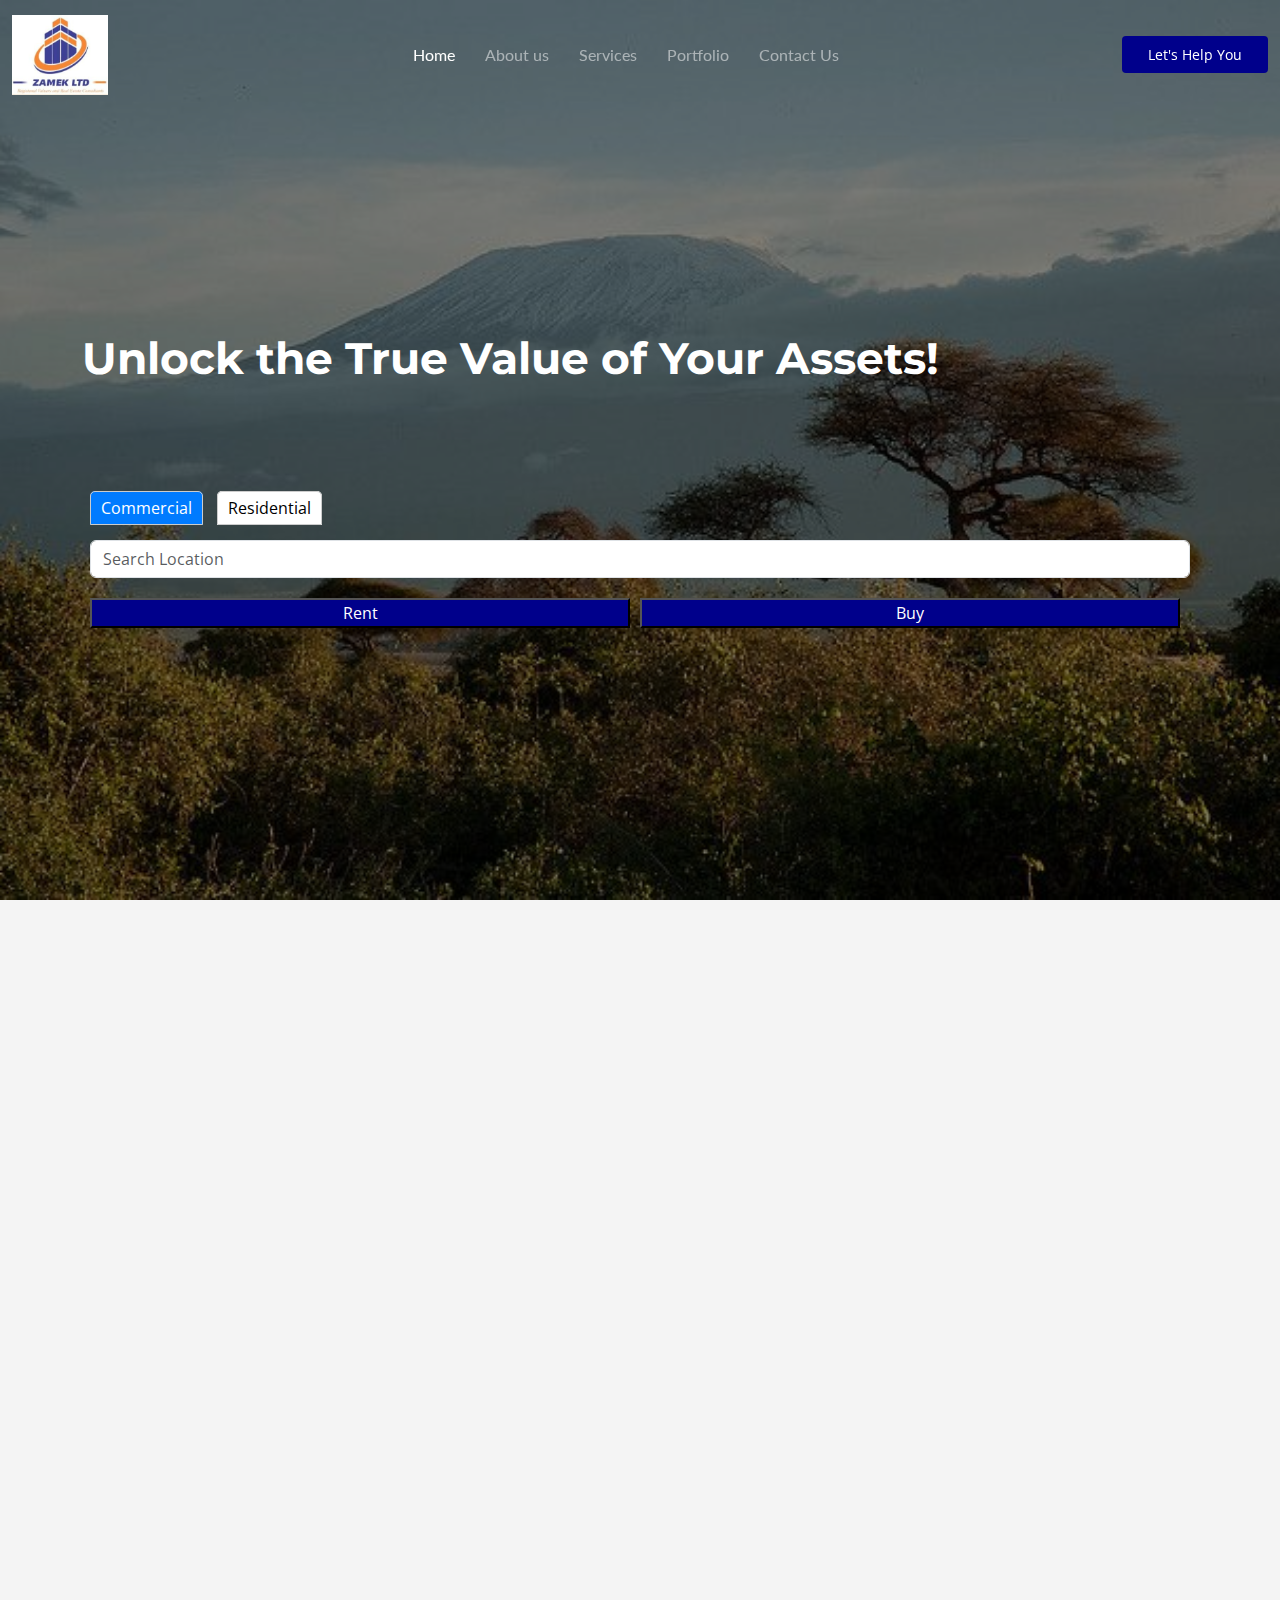
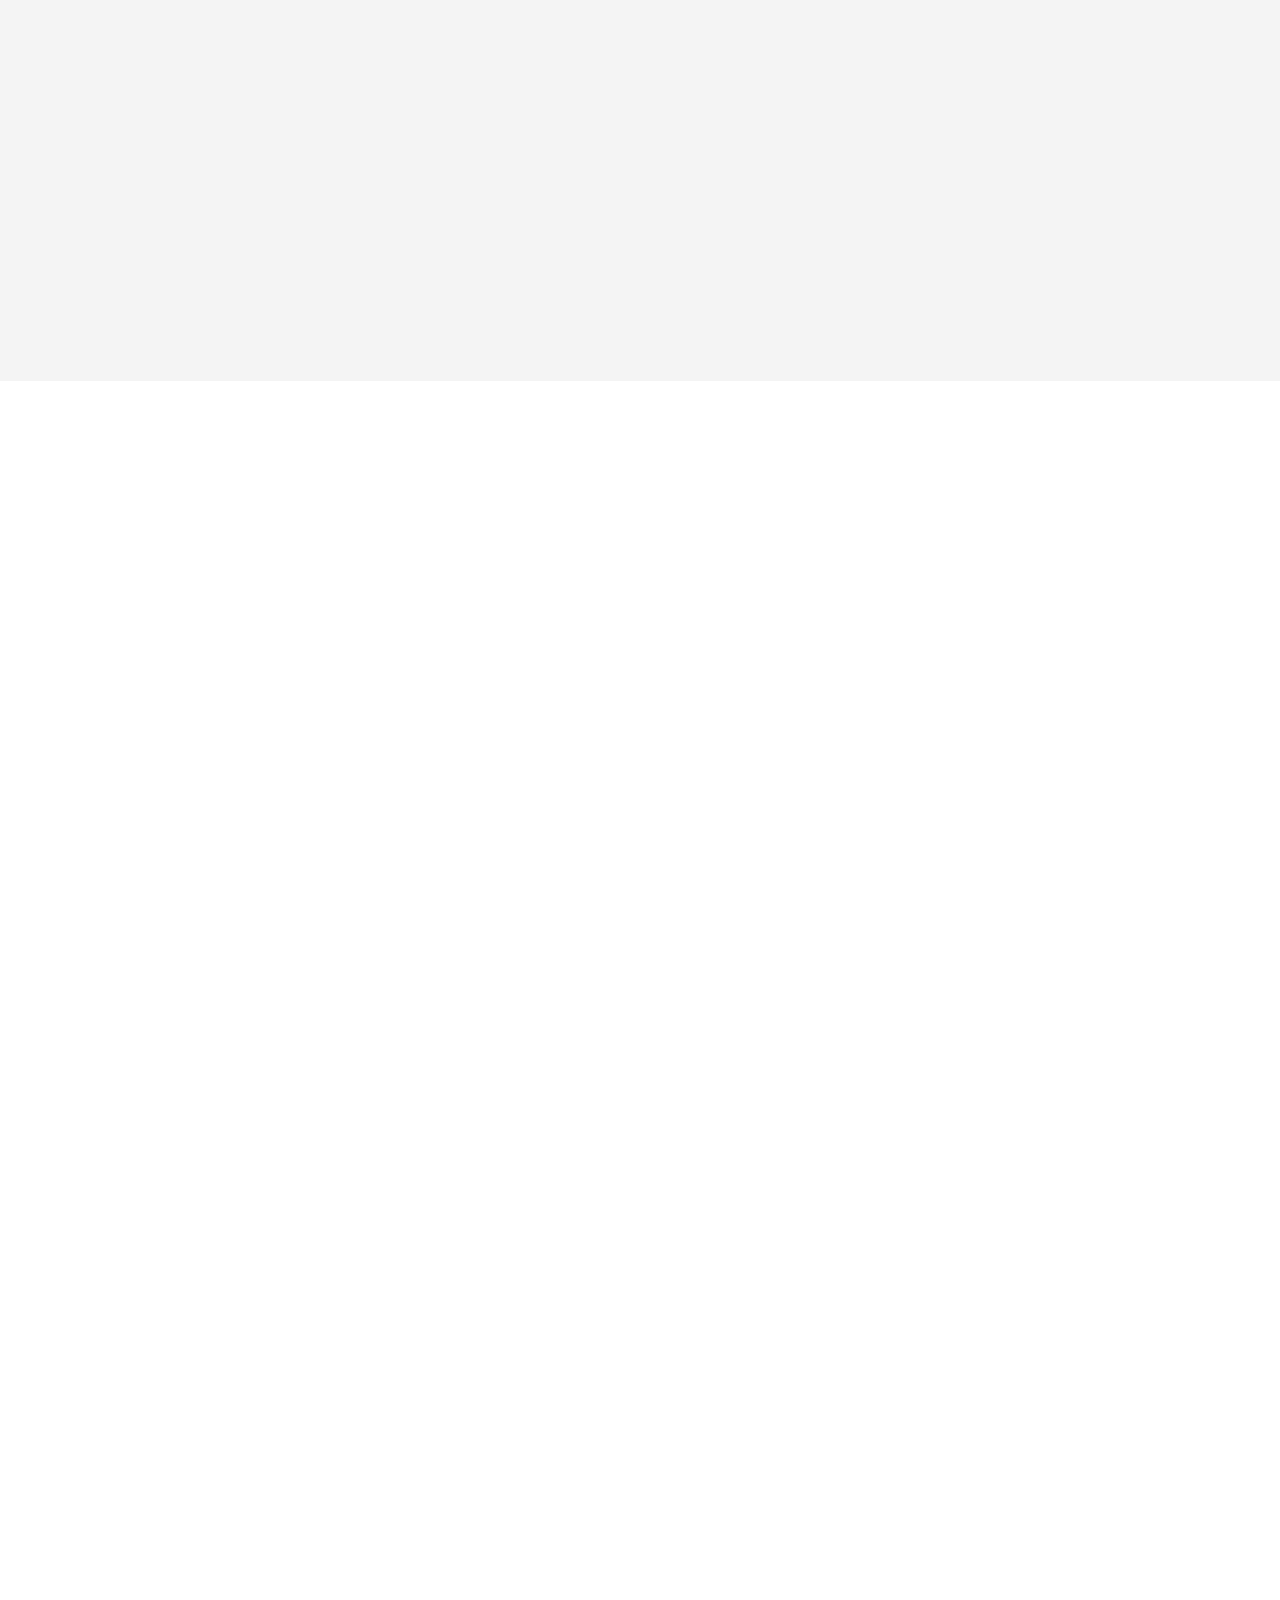
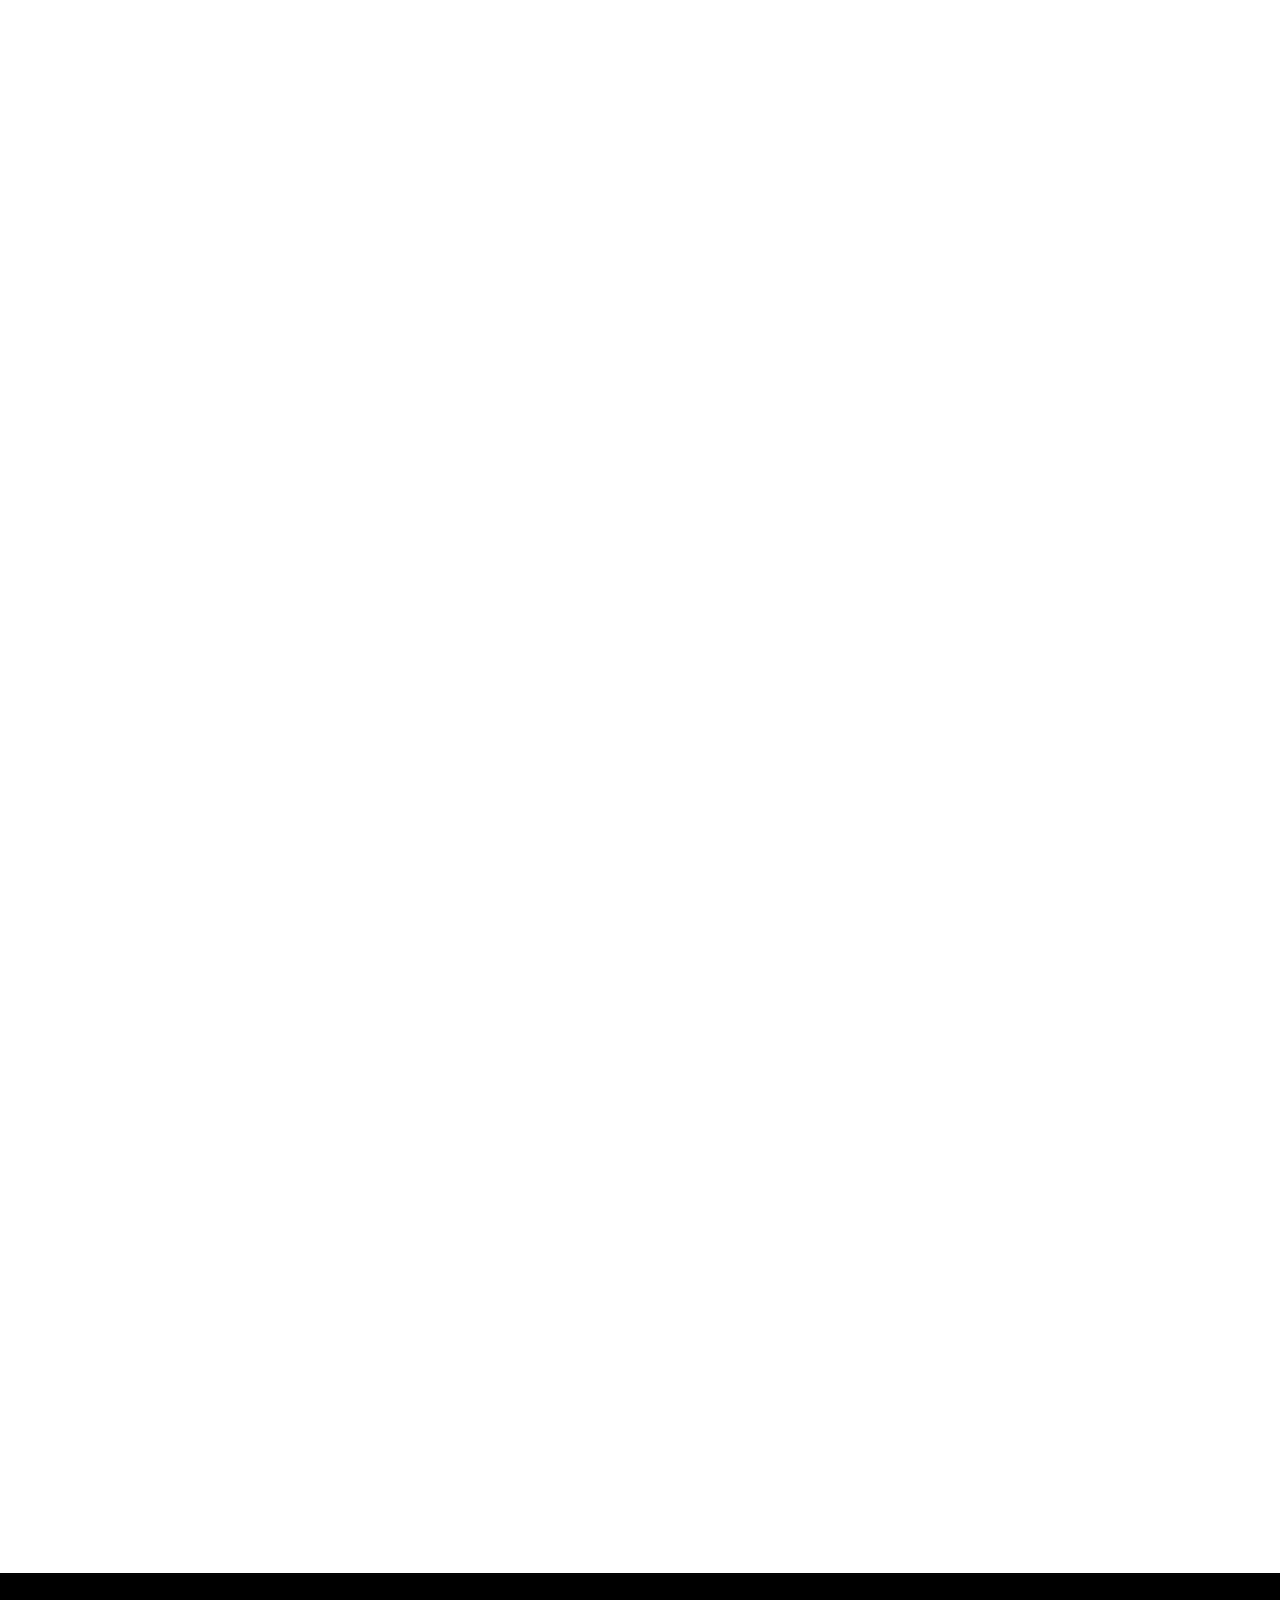
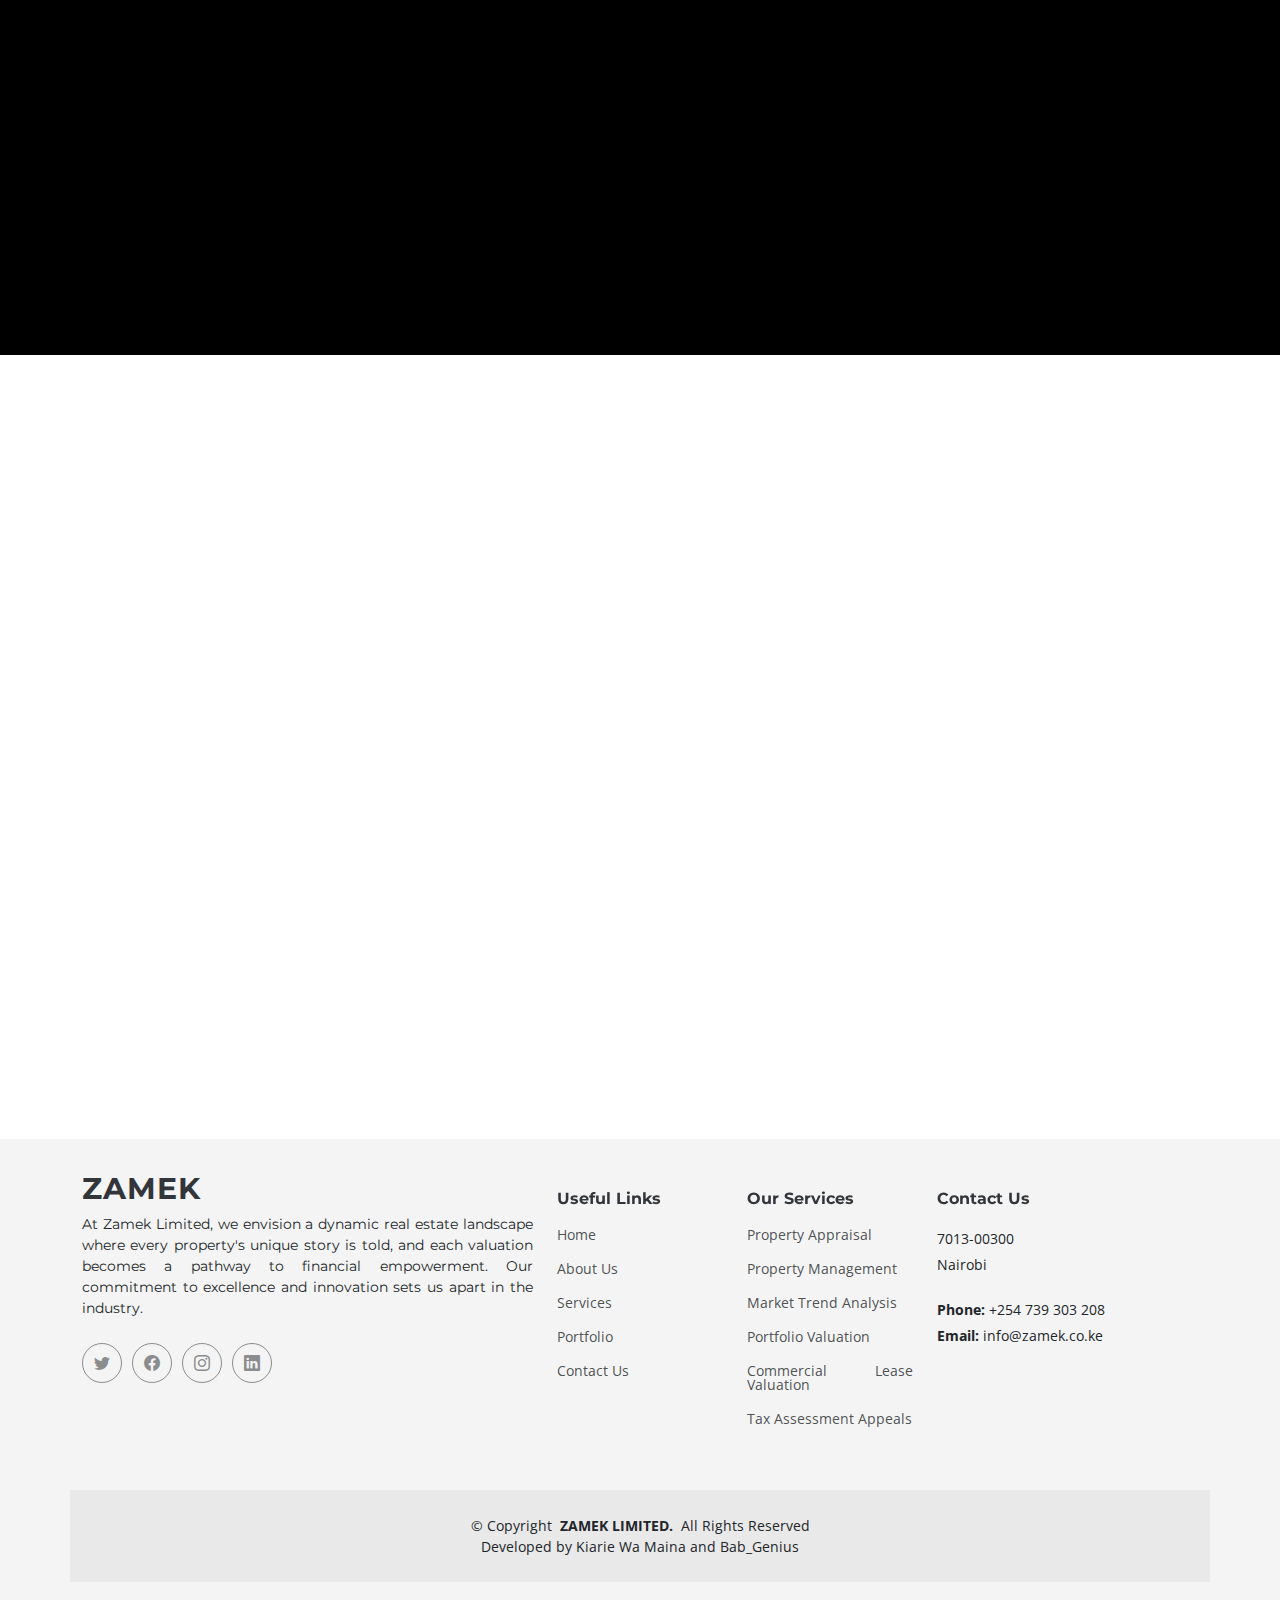
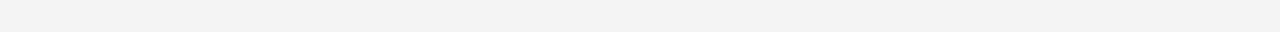
<file: index.html>
<!DOCTYPE html>
<html lang="en">

<head>
  <meta charset="utf-8">
  <meta content="width=device-width, initial-scale=1.0" name="viewport">

  <title>ZAMEK LIMITED</title>
  <meta content="" name="description">
  <meta content="" name="keywords">

  <!-- Favicons -->
  <link href="assets/img/logo.jpg" rel="icon">
  <link href="assets/img/logo.jpg" rel="zamekLogo">

  <!-- Fonts -->
  <link href="https://fonts.googleapis.com" rel="preconnect">
  <link href="https://fonts.gstatic.com" rel="preconnect" crossorigin>
  <link href="https://fonts.googleapis.com/css2?family=Open+Sans:ital,wght@0,300;0,400;0,500;0,600;0,700;0,800;1,300;1,400;1,500;1,600;1,700;1,800&family=Montserrat:ital,wght@0,100;0,200;0,300;0,400;0,500;0,600;0,700;0,800;0,900;1,100;1,200;1,300;1,400;1,500;1,600;1,700;1,800;1,900&family=Lato:ital,wght@0,100;0,300;0,400;0,700;0,900;1,100;1,300;1,400;1,700;1,900&display=swap" rel="stylesheet">
  <link href='https://fonts.googleapis.com/css?family=Open+Sans:400,300,600' rel='stylesheet' type='text/css'>


  <!-- Vendor CSS Files -->
  <link href="assets/vendor/bootstrap/css/bootstrap.min.css" rel="stylesheet">
  <link href="assets/vendor/bootstrap-icons/bootstrap-icons.css" rel="stylesheet">
  <link href="assets/vendor/glightbox/css/glightbox.min.css" rel="stylesheet">
  <link href="assets/vendor/swiper/swiper-bundle.min.css" rel="stylesheet">
  <link href="assets/vendor/aos/aos.css" rel="stylesheet">

  <!-- Main CSS File -->
  <link href="assets/css/main.css" rel="stylesheet">

 
</head>

<body class="index-page" data-bs-spy="scroll" data-bs-target="#navmenu">

  <!-- ======= Header ======= -->
  <header id="header" class="header fixed-top d-flex align-items-center">
    <div class="container-fluid d-flex align-items-center justify-content-between">

      <a href="index.html" class="logo d-flex align-items-center me-auto me-xl-0">
        <!-- Uncomment the line below if you also wish to use an image logo -->
        <img src="assets/img/logo.jpg" alt="Zamek Limited logo">
       <!--  <h1>ZAMEK</h1>
        <span>.</span>-->
      </a>

      <!-- Nav Menu -->
      <nav id="navmenu" class="navmenu">
        <ul>
          <li><a href="index.html#" class="active">Home</a></li>
          <li><a href="index.html#about">About us</a></li>
          <li><a href="index.html#services">Services</a></li>
          <li><a href="index.html#portfolio">Portfolio</a></li>
          <li><a href="index.html#contact">Contact Us</a></li>
        </ul>

        <i class="mobile-nav-toggle d-xl-none bi bi-list"></i>
      </nav><!-- End Nav Menu -->

      <a class="btn-getstarted" href="index.html#contact">Let's Help You</a>

    </div>
  </header><!-- End Header -->

  <main id="main">

    <!-- Hero Section - Home Page -->
    <section id="hero" class="hero">

      <img src="assets/img/banner.jpg" alt="" data-aos="fade-in">

      <div class="container">
        <div class="row">
          <div class="col-lg-10">
            <h2 class="justified" >Unlock the True Value of Your Assets!</h2>
            <!-- <p class="justified" data-aos="fade-up" data-aos-delay="200">Discover the untapped potential of your assets through our cutting-edge valuation platform. Whether it's real estate, vehicles, or other possessions, our precise valuation solutions provide you with insights to maximize your wealth. With advanced algorithms and expert analysis, we empower you to make informed decisions and unlock the full value of your investments. Begin your journey towards financial empowerment today.
              </p> -->
          </div>
<br><br><br>
<br><br><br>
<style>/* Style for form container */
.flat-tab-form {
    padding: 20px;
    background-color: transparent;
    border-radius: 5px;
    color: #000;
}

/* Style for tabs */
.nav-tab-form {
    list-style: none;
    padding: 0;
    margin: 0;
}

.nav-tab-item {
    display: inline-block;
    margin-right: 10px;
}

.nav-link-item {
    text-decoration: none;
    color: #000;
    padding: 5px 10px;
    border: 1px solid #ccc;
    border-radius: 5px 5px 0 0;
    background-color: #fff;
}

.nav-link-item.active {
    background-color: #007bff;
    color: #fff;
}

/* Style for tab content */
.tab-content {
    margin-top: 20px;
}

.tab-pane {
    display: none;
}

.tab-pane.active {
    display: block;
}

/* Style for form inputs */
.form-group-1,
.form-group-2,
.form-group-3,
.form-group-4 {
    margin-bottom: 20px;
}

label {
    font-weight: bold;
    color: #fff;
}

.input-group {
    position: relative;
}

.input-group .icon {
    position: absolute;
    right: 10px;
    top: 50%;
    transform: translateY(-50%);
    cursor: pointer;
}

/* Style for buttons */
.tf-btn {
    display: inline-block;
    padding: 10px 20px;
    border: none;
    border-radius: 5px;
    background-color: #007bff;
    color: #000;
    cursor: pointer;
    text-decoration: none;
}

.tf-btn.primary {
    background-color: #007bff;
}

.tf-btn.primary:hover {
    background-color: #0056b3;
}


</style>
        <!-- <script>document.addEventListener("DOMContentLoaded", function() {
    // Get the "Advanced" button
    var advancedButton = document.querySelector('.filter-advanced');
    // Get the advanced options div
    var advancedOptions = document.getElementById('advancedOptions');

    // Add click event listener to the "Advanced" button
    advancedButton.addEventListener('click', function() {
        // Toggle the visibility of advanced options
        if (advancedOptions.style.display === 'none') {
            advancedOptions.style.display = 'block';
        } else {
            advancedOptions.style.display = 'none';
        }
    });
});
</script> -->

          <div class="flat-tab flat-tab-form">
                                    <ul class="nav-tab-form style-1 justify-content-center" role="tablist">
                                        <li class="nav-tab-item" role="presentation">   
                                            <a href="#forRent" class="nav-link-item active" data-bs-toggle="tab" aria-selected="true" role="tab">Commercial</a>
                                        </li>
                                        <li class="nav-tab-item" role="presentation">
                                            <a href="#forSale" class="nav-link-item" data-bs-toggle="tab" aria-selected="false" tabindex="-1" role="tab">Residential</a>
                                        </li>
                                    </ul>
                                    <div class="tab-content">
                                        <div class="tab-pane fade active show" role="tabpanel">
                                            <div class="form-sl">
                                                <form method="post">
                                                    <div class="wd-find-select">
                                                        <div class="inner-group">
                                                           
                                                            <div class="form-group-2 form-style">
                                                                <!-- <label >Location</label> -->
                                                                <div class="group-ip">
                                                                    <input type="text" class="form-control" placeholder="Search Location" value="" name="s" title="Search for" required="">
                                                                    <a href="index.html#portfolio" class="icon icon-location"></a>
                                                                </div>
                                                            </div>
                                                          

         <!-- Property buttons -->
         <div class="property-buttons">
          <button a href="index.html#portfolio" class="blue-btn">Rent</button>
          <button class="blue-btn">Buy</button>
      </div>
      <script>
       function update_buttons(check_box_value) {
    if (check_box_value === "Residential") {
      button1_text = "Buy";
      button2_text = "Rent";
    } else if (check_box_value === "Commercial") {
      button1_text = "Invest";
      button2_text = "Occupy";
    } else {
      // Handle other cases (if needed)
      button1_text = "Unknown";
      button2_text = "Unknown";
    }

    // Update the buttons with the appropriate text
    button1.set_text(button1_text);
    button2.set_text(button2_text);
  }

  // Example usage:
  const check_box_value = get_checkbox_value(); // Replace with actual function to get checkbox value
  update_buttons(check_box_value);
      </script>
        
       <!--   <div class="col-lg-5">
            <form action="#" class="sign-up-form d-flex" data-aos="fade-up" data-aos-delay="300">
              <input type="text" class="form-control" placeholder="Enter email address">
              <input type="submit" class="btn btn-primary" value="Sign up">
            </form>
          </div>
        </div>
      </div>-->

    </section>
    <!-- End Hero Section -->

   

    <section id="about" class="about">
      <!-- Section Title -->
      <div class="container section-title about-us" data-aos="fade-up" style="text-align: left;">
       
        <h2>About Us</h2>
        <p></p>
      </div>
      <!-- End Section Title -->
      <div class="container" data-aos="fade-up" data-aos-delay="100">
        <div class="row align-items-xl-center gy-5">
          <div class="col-xl-5 content">
            <h1>Welcome to Zamek Limited, where precision seamlessly intertwines with prosperity.</h1><br>
            <p class="justified">At our core, we're not just valuation experts; we're architects of financial success, envisioning a dynamic real estate landscape where every property's unique story unfolds as a pathway to empowerment. With a commitment to excellence, innovative methodologies, and a client-centric approach, we redefine the art of valuation, ensuring your assets are strategically positioned for success in an ever-evolving market. Join us on a journey where precision meets prosperity, and discover the unparalleled expertise that sets Zamek Limited apart.</p>
            <!-- <a href="#" class="read-more"><span>Read More</span><i class="bi bi-arrow-right"></i></a>-->
          </div>
    
          <div class="col-xl-7">
            <div class="row gy-4">
              <div class="col-md-6" data-aos="fade-up" style="border: 1px solid #f4f4f4;"data-aos-delay="200">
                <div class="icon-box">
                  <h3>Our Vision</h3>
                  <p class="justified">Our vision at Zamek Limited is to empower individuals worldwide with transparent, accurate, and accessible asset valuation tools, revolutionizing the way they manage their finances. We aim to be the global leader in valuation services, driven by innovation, integrity, and a commitment to financial empowerment. By providing precise insights and fostering trust, we aspire to help individuals unlock the full potential of their assets and achieve their financial aspirations.</p>
                </div>
              </div> <!-- End Icon Box -->
    
              <div class="col-md-6" data-aos="fade-up" style="border: 1px solid #f4f4f4; "data-aos-delay="300">
                <div class="icon-box">
                  <h3>Expertise that Matters</h3>
                  <p class="justified">Our team comprises seasoned professionals with decades of individual expertise in real estate valuation, seamlessly blending traditional wisdom with cutting-edge methodologies to deliver profoundly insightful and forward-thinking valuations for our clientele. With meticulous attention to detail and a dedication to staying abreast of the latest advancements in technology and methodology, we navigate market complexities with precision and finesse, ensuring our assessments not only reflect current trends but also anticipate future developments.</p>
              </div> <!-- End Icon Box -->
            </div>
          </div><br><br> <!-- End row-->
                <div class="row gy-4">
                  <div class="col-md-6" data-aos="fade-up" style="border: 1px solid #f4f4f4;"data-aos-delay="400">
                    <div class="icon-box">
                      <h3>Innovation in Valuation</h3>
                  <p class="justified">By embracing cutting-edge technology and staying attuned to industry trends, we redefine the art of valuation, ensuring that your assets aren't just assessed but strategically positioned for success in a dynamic market. Our innovative approach integrates the latest advancements, allowing us to offer forward-thinking strategies that maximize the potential of your investments, navigating complexities with precision and foresight.</p>
                </div>
              </div> <!-- End Icon Box -->
    
              <div class="col-md-6" data-aos="fade-up" style="border: 1px solid #f4f4f4;"data-aos-delay="500">
                <div class="icon-box">
                  <h3>Client-Centric Excellence</h3>
                  <p class="justified">At the heart of our ethos lies a commitment to your success. We prioritize your objectives, working closely with you to grasp your unique goals and challenges, and offering tailored, client-centric solutions. Our client relationships are built on pillars of transparency, reliability, and an unwavering dedication to delivering comprehensive valuation services. With a focus on your needs and aspirations, we strive to foster trust and exceed expectations at every turn.</p>
                </div>
              </div><!-- End Icon Box -->

            </div> 

            
          </div>
        
      </div>
    </section>
    





    <!-- Services Section - Home Page -->
    <section id="services" class="services">

      <!--  Section Title -->
      <div class="container section-title" data-aos="fade-up">
        <h2>Services</h2>
        <p></p>
      </div><!-- End Section Title -->

      <div class="container">

        <div class="row gy-4">

          <div class="col-lg-6 " data-aos="fade-up" data-aos-delay="100">
            <div class="service-item d-flex">
              <div class="icon flex-shrink-0"><i class="bi bi-briefcase"></i></div>
              <div>
                <h4 class="title"><a href="services-details.html#Appraisal" class="stretched-link">Property Appraisal</a></h4>
                <p class="description">
                  Comprehensive valuation services for residential, commercial, and industrial properties, providing accurate market assessments.</p>
              </div>
            </div>
          </div>
          <!-- End Service Item -->

          <div class="col-lg-6 " data-aos="fade-up" data-aos-delay="200">
            <div class="service-item d-flex">
              <div class="icon flex-shrink-0"><i class="bi bi-card-checklist"></i></div>
              <div>
                <h4 class="title"><a href="services-details.html#Management" class="stretched-link">Property Management</a></h4>
                <p class="description">Maximize your property's value with expert management. We go beyond valuations, ensuring your investment thrives with proactive care and tenant relations..</p>
              </div>
            </div>
          </div><!-- End Service Item -->

          <div class="col-lg-6 " data-aos="fade-up" data-aos-delay="300">
            <div class="service-item d-flex">
              <div class="icon flex-shrink-0"><i class="bi bi-bar-chart"></i></div>
              <div>
                <h4 class="title"><a href="services-details.html#Analysis" class="stretched-link">Market Trend Analysis</a></h4>
                <p class="description">
                  Regularly updated reports on local and regional real estate trends, helping clients make informed investment and selling decisions.</p>
              </div>
            </div>
          </div><!-- End Service Item -->

          <div class="col-lg-6 " data-aos="fade-up" data-aos-delay="400">
            <div class="service-item d-flex">
              <div class="icon flex-shrink-0"><i class="bi bi-binoculars"></i></div>
              <div>
                <h4 class="title"><a href="services-details.html#Valuation" class="stretched-link">Portfolio Valuation</a></h4>
                <p class="description">Evaluation of entire property portfolios, assisting clients in optimizing their real estate investments for maximum returns.</p>
              </div>
            </div>
          </div><!-- End Service Item -->

          <div class="col-lg-6 " data-aos="fade-up" data-aos-delay="500">
            <div class="service-item d-flex">
              <div class="icon flex-shrink-0"><i class="bi bi-brightness-high"></i></div>
              <div>
                <h4 class="title"><a href="services-details.html#Lease" class="stretched-link">Commercial Lease Valuation</a></h4>
                <p class="description">Valuation services for commercial leases, aiding landlords and tenants in negotiating fair and competitive lease terms.</p>
              </div>
            </div>
          </div><!-- End Service Item -->

          <div class="col-lg-6 " data-aos="fade-up" data-aos-delay="600">
            <div class="service-item d-flex">
              <div class="icon flex-shrink-0"><i class="bi bi-calendar4-week"></i></div>
              <div>
                <h4 class="title"><a href="services-details.html#Assessment" class="stretched-link">Tax Assessment Appeals</a></h4>
                <p class="description">Assistance in challenging property tax assessments, ensuring clients only pay their fair share based on accurate property valuations.</p>
              </div>
            </div>
          </div><!-- End Service Item -->

        </div>

      </div>

    </section><!-- End Services Section -->

  

    <!-- Portfolio Section - Home Page -->
    <section id="portfolio" class="portfolio">

      <!--  Section Title -->
      <div class="container section-title" data-aos="fade-up">
        <h2>Portfolio</h2>
        <p></p>
      </div><!-- End Section Title -->

      <div class="container">

        <div class="isotope-layout" data-default-filter="*" data-layout="masonry" data-sort="original-order">

          <ul class="portfolio-filters isotope-filters" data-aos="fade-up" data-aos-delay="100">
            <li data-filter="*" class="filter-active">All</li>
            <li data-filter=".filter-app">App</li>
            <li data-filter=".filter-product">Card</li>
            <li data-filter=".filter-branding">Web</li>
          </ul><!-- End Portfolio Filters -->

          <div class="row gy-4 isotope-container" data-aos="fade-up" data-aos-delay="200">

            <div class="col-lg-4 col-md-6 portfolio-item isotope-item filter-app">
              <img src="assets/img/masonry-portfolio/masonry-portfolio-1.jpg" class="img-fluid" alt="">
              <div class="portfolio-info">
                <h4>App 1</h4>
                <p>Lorem ipsum, dolor sit</p>
                <a href="assets/img/masonry-portfolio/masonry-portfolio-1.jpg" title="App 1" data-gallery="portfolio-gallery-app" class="glightbox preview-link"><i class="bi bi-zoom-in"></i></a>
                <a href="portfolio-details.html" title="More Details" class="details-link"><i class="bi bi-link-45deg"></i></a>
              </div>
            </div><!-- End Portfolio Item -->

            <div class="col-lg-4 col-md-6 portfolio-item isotope-item filter-product">
              <img src="assets/img/masonry-portfolio/masonry-portfolio-2.jpg" class="img-fluid" alt="">
              <div class="portfolio-info">
                <h4>Product 1</h4>
                <p>Lorem ipsum, dolor sit</p>
                <a href="assets/img/masonry-portfolio/masonry-portfolio-2.jpg" title="Product 1" data-gallery="portfolio-gallery-product" class="glightbox preview-link"><i class="bi bi-zoom-in"></i></a>
                <a href="portfolio-details.html" title="More Details" class="details-link"><i class="bi bi-link-45deg"></i></a>
              </div>
            </div><!-- End Portfolio Item -->

            <div class="col-lg-4 col-md-6 portfolio-item isotope-item filter-branding">
              <img src="assets/img/masonry-portfolio/masonry-portfolio-3.jpg" class="img-fluid" alt="">
              <div class="portfolio-info">
                <h4>Branding 1</h4>
                <p>Lorem ipsum, dolor sit</p>
                <a href="assets/img/masonry-portfolio/masonry-portfolio-3.jpg" title="Branding 1" data-gallery="portfolio-gallery-branding" class="glightbox preview-link"><i class="bi bi-zoom-in"></i></a>
                <a href="portfolio-details.html" title="More Details" class="details-link"><i class="bi bi-link-45deg"></i></a>
              </div>
            </div><!-- End Portfolio Item -->

            <div class="col-lg-4 col-md-6 portfolio-item isotope-item filter-app">
              <img src="assets/img/masonry-portfolio/masonry-portfolio-4.jpg" class="img-fluid" alt="">
              <div class="portfolio-info">
                <h4>App 2</h4>
                <p>Lorem ipsum, dolor sit</p>
                <a href="assets/img/masonry-portfolio/masonry-portfolio-4.jpg" title="App 2" data-gallery="portfolio-gallery-app" class="glightbox preview-link"><i class="bi bi-zoom-in"></i></a>
                <a href="portfolio-details.html" title="More Details" class="details-link"><i class="bi bi-link-45deg"></i></a>
              </div>
            </div><!-- End Portfolio Item -->

            <div class="col-lg-4 col-md-6 portfolio-item isotope-item filter-product">
              <img src="assets/img/masonry-portfolio/masonry-portfolio-5.jpg" class="img-fluid" alt="">
              <div class="portfolio-info">
                <h4>Product 2</h4>
                <p>Lorem ipsum, dolor sit</p>
                <a href="assets/img/masonry-portfolio/masonry-portfolio-5.jpg" title="Product 2" data-gallery="portfolio-gallery-product" class="glightbox preview-link"><i class="bi bi-zoom-in"></i></a>
                <a href="portfolio-details.html" title="More Details" class="details-link"><i class="bi bi-link-45deg"></i></a>
              </div>
            </div><!-- End Portfolio Item -->

            <div class="col-lg-4 col-md-6 portfolio-item isotope-item filter-branding">
              <img src="assets/img/masonry-portfolio/masonry-portfolio-6.jpg" class="img-fluid" alt="">
              <div class="portfolio-info">
                <h4>Branding 2</h4>
                <p>Lorem ipsum, dolor sit</p>
                <a href="assets/img/masonry-portfolio/masonry-portfolio-6.jpg" title="Branding 2" data-gallery="portfolio-gallery-branding" class="glightbox preview-link"><i class="bi bi-zoom-in"></i></a>
                <a href="portfolio-details.html" title="More Details" class="details-link"><i class="bi bi-link-45deg"></i></a>
              </div>
            </div><!-- End Portfolio Item -->

            <div class="col-lg-4 col-md-6 portfolio-item isotope-item filter-app">
              <img src="assets/img/masonry-portfolio/masonry-portfolio-7.jpg" class="img-fluid" alt="">
              <div class="portfolio-info">
                <h4>App 3</h4>
                <p>Lorem ipsum, dolor sit</p>
                <a href="assets/img/masonry-portfolio/masonry-portfolio-7.jpg" title="App 3" data-gallery="portfolio-gallery-app" class="glightbox preview-link"><i class="bi bi-zoom-in"></i></a>
                <a href="portfolio-details.html" title="More Details" class="details-link"><i class="bi bi-link-45deg"></i></a>
              </div>
            </div><!-- End Portfolio Item -->

            <div class="col-lg-4 col-md-6 portfolio-item isotope-item filter-product">
              <img src="assets/img/masonry-portfolio/masonry-portfolio-8.jpg" class="img-fluid" alt="">
              <div class="portfolio-info">
                <h4>Product 3</h4>
                <p>Lorem ipsum, dolor sit</p>
                <a href="assets/img/masonry-portfolio/masonry-portfolio-8.jpg" title="Product 3" data-gallery="portfolio-gallery-product" class="glightbox preview-link"><i class="bi bi-zoom-in"></i></a>
                <a href="portfolio-details.html" title="More Details" class="details-link"><i class="bi bi-link-45deg"></i></a>
              </div>
            </div><!-- End Portfolio Item -->

            <div class="col-lg-4 col-md-6 portfolio-item isotope-item filter-branding">
              <img src="assets/img/masonry-portfolio/masonry-portfolio-9.jpg" class="img-fluid" alt="">
              <div class="portfolio-info">
                <h4>Branding 3</h4>
                <p>Lorem ipsum, dolor sit</p>
                <a href="assets/img/masonry-portfolio/masonry-portfolio-9.jpg" title="Branding 2" data-gallery="portfolio-gallery-branding" class="glightbox preview-link"><i class="bi bi-zoom-in"></i></a>
                <a href="portfolio-details.html" title="More Details" class="details-link"><i class="bi bi-link-45deg"></i></a>
              </div>
            </div><!-- End Portfolio Item -->

          </div><!-- End Portfolio Container -->

        </div>

      </div>

    </section><!-- End Portfolio Section -->



    <!-- Faq Section - Home Page -->
    <section id="faq" class="faq">


       <!-- Section Title -->
       <div class="container section-title about-us" data-aos="fade-up" style="text-align: left;">
       
        <h2>Frequently Asked Questions</h2>
        <p></p>
      </div>
      <!-- End Section Title -->

      <div class="container">

        <div class="row gy-4">

          <div class="col-lg-4" data-aos="fade-up" data-aos-delay="100">
            <div class="content px-xl-5">
              <h1>At Zamek Limited</h1><p class="justified">we understand that navigating the world of property valuation can raise many questions. That's why we've compiled a comprehensive list of frequently asked questions to provide clarity and guidance to our clients.</p>
             
            </div>
          </div>

          <div class="col-lg-8" data-aos="fade-up" data-aos-delay="200">

            <div class="faq-container">
              <div class="faq-item faq-active">
                <h3><span class="num">1.</span> <span>What is real estate valuation?</span></h3>
                <div class="faq-content">
                  <p class="justified">Real estate valuation is the process of determining the monetary value of a property, usually for buying, selling, financing, or taxation purposes.</p>
                </div>
                <i class="faq-toggle bi bi-chevron-right"></i>
              </div><!-- End Faq item-->

              <div class="faq-item">
                <h3><span class="num">2.</span> <span>What factors influence the value of a property?</span></h3>
                <div class="faq-content">
                  <p class="justified">Several factors influence property value, including location, size, condition, amenities, comparable property sales, market trends, and economic conditions.</p>
                </div>
                <i class="faq-toggle bi bi-chevron-right"></i>
              </div><!-- End Faq item-->

              <div class="faq-item">
                <h3><span class="num">3.</span> <span>How do appraisers determine the value of a property?</span></h3>
                <div class="faq-content">
                  <p class="justified">Appraisers use a combination of data analysis, on-site inspections, market research, and one or more valuation methods to determine the fair market value of a property.</p>
                </div>
                <i class="faq-toggle bi bi-chevron-right"></i>
              </div><!-- End Faq item-->

              <div class="faq-item">
                <h3><span class="num">4.</span> <span>What is the difference between market value and assessed value?</span></h3>
                <div class="faq-content">
                  <p class="justified">Market value is the estimated price a property would fetch in an open and competitive market, while assessed value is the value assigned to a property for tax purposes by a local government.</p>
                </div>
                <i class="faq-toggle bi bi-chevron-right"></i>
              </div><!-- End Faq item-->

              <div class="faq-item">
                <h3><span class="num">5.</span> <span>How does location impact property value?</span></h3>
                <div class="faq-content">
                  <p class="justified">Location is a crucial factor in property valuation. Proximity to amenities, schools, transportation, and the overall desirability of the neighborhood can significantly influence a property's value.</p>
                </div>
                <i class="faq-toggle bi bi-chevron-right"></i>
              </div><!-- End Faq item-->

            </div>

          </div>
        </div>

      </div>

    </section><!-- End Faq Section -->

    <!-- Call-to-action Section - Home Page -->
    <section id="call-to-action" class="call-to-action">

      <img src="assets/img/cta-bg.jpg" alt="">

      <div class="container">
        <div class="row justify-content-center" data-aos="zoom-in" data-aos-delay="100">
          <div class="col-xl-10">
            <div class="text-center">
              <h3 class="justified">Our communication hub is eagerly awaiting the brilliance of your insights. Let's keep the professional banter alive and thriving. Click on "Get In Touch" whenever you're ready, and let's continue weaving our collaborative magic.</h3>
              <p></p>
              <a class="cta-btn" href="index.html#contact">Get In Touch</a>
            </div>
          </div>
        </div>
      </div>

    </section><!-- End Call-to-action Section -->

    <!-- Testimonials Section - Home Page -->
   <!--<section id="testimonials" class="testimonials">

      <div class="container">

        <div class="row align-items-center">

          <div class="col-lg-5 info" data-aos="fade-up" data-aos-delay="100">
            <h3>Testimonials</h3>
            <p>
              At Zamek Limited, our commitment to precision and prosperity goes beyond words—it's woven into the success stories of our valued clients. But don't just take our word for it. Let the experiences of those who have journeyed with us speak volumes. Discover the transformative impact of our services through the words of our satisfied clients.
            </p>
          </div>

          <div class="col-lg-7" data-aos="fade-up" data-aos-delay="200">

            <div class="swiper">
              <template class="swiper-config">
                {
                "loop": true,
                "speed" : 600,
                "autoplay": {
                "delay": 5000
                },
                "slidesPerView": "auto",
                "pagination": {
                "el": ".swiper-pagination",
                "type": "bullets",
                "clickable": true
                }
                }
              </template>
              <div class="swiper-wrapper">

                <div class="swiper-slide">
                  <div class="testimonial-item">
                    <div class="d-flex">
                      <img src="assets/img/testimonials/testimonials-1.jpg" class="testimonial-img flex-shrink-0" alt="">
                      <div>
                        <h3>James Wambugu</h3>
                        <h4>Satisfied Client</h4>
                        <div class="stars">
                          <i class="bi bi-star-fill"></i><i class="bi bi-star-fill"></i><i class="bi bi-star-fill"></i><i class="bi bi-star-fill"></i><i class="bi bi-star-fill"></i>
                        </div>
                      </div>
                    </div>
                    <p>
                      <i class="bi bi-quote quote-icon-left"></i>
                      <span>Zamek Limited exceeded my expectations! Their in-depth market analysis gave me the confidence to make strategic real estate decisions. Precision, professionalism, and prosperity—all in one package!</span>
                      <i class="bi bi-quote quote-icon-right"></i>
                    </p>
                  </div>
                </div><!-- End testimonial item 

                <div class="swiper-slide">
                  <div class="testimonial-item">
                    <div class="d-flex">
                      <img src="assets/img/testimonials/testimonials-2.jpg" class="testimonial-img flex-shrink-0" alt="">
                      <div>
                        <h3>Ian Kiarie</h3>
                        <h4>Property Investor</h4>
                        <div class="stars">
                          <i class="bi bi-star-fill"></i><i class="bi bi-star-fill"></i><i class="bi bi-star-fill"></i><i class="bi bi-star-fill"></i><i class="bi bi-star-fill"></i>
                        </div>
                      </div>
                    </div>
                    <p>
                      <i class="bi bi-quote quote-icon-left"></i>
                      <span>"In the world of property appraisals, Zamek Limited is a game-changer. Their innovative approach and client-centric excellence set them apart. Proud to have them as my trusted valuation partners</span>
                      <i class="bi bi-quote quote-icon-right"></i>
                    </p>
                  </div>
                </div><!-- End testimonial item 

                <div class="swiper-slide">
                  <div class="testimonial-item">
                    <div class="d-flex">
                      <img src="assets/img/testimonials/testimonials-3.jpg" class="testimonial-img flex-shrink-0" alt="">
                      <div>
                        <h3>Galgalo Abdulahi</h3>
                        <h4>Real Estate Developer</h4>
                        <div class="stars">
                          <i class="bi bi-star-fill"></i><i class="bi bi-star-fill"></i><i class="bi bi-star-fill"></i><i class="bi bi-star-fill"></i><i class="bi bi-star-fill"></i>
                        </div>
                      </div>
                    </div>
                    <p>
                      <i class="bi bi-quote quote-icon-left"></i>
                      <span>As a developer, I rely on Zamek Limited for their impeccable feasibility studies. Their forward-thinking analysis guided me through successful projects, turning potential challenges into lucrative opportunities. Truly a visionary team!</span>
                      <i class="bi bi-quote quote-icon-right"></i>
                    </p>
                  </div>
                </div><!-- End testimonial item 

                <div class="swiper-slide">
                  <div class="testimonial-item">
                    <div class="d-flex">
                      <img src="assets/img/testimonials/testimonials-4.jpg" class="testimonial-img flex-shrink-0" alt="">
                      <div>
                        <h3>Mercy Atieno</h3>
                        <h4>Home Owner</h4>
                        <div class="stars">
                          <i class="bi bi-star-fill"></i><i class="bi bi-star-fill"></i><i class="bi bi-star-fill"></i><i class="bi bi-star-fill"></i><i class="bi bi-star-fill"></i>
                        </div>
                      </div>
                    </div>
                    <p>
                      <i class="bi bi-quote quote-icon-left"></i>
                      <span>Zamek Limited turned a daunting tax assessment appeal into a seamless process. Their expertise and attention to detail saved me money and provided peace of mind. Highly recommended for anyone navigating the complexities of property taxes!</span>
                      <i class="bi bi-quote quote-icon-right"></i>
                    </p>
                  </div>
                </div><!-- End testimonial item 

                <div class="swiper-slide">
                  <div class="testimonial-item">
                    <div class="d-flex">
                      <img src="assets/img/testimonials/testimonials-5.jpg" class="testimonial-img flex-shrink-0" alt="">
                      <div>
                        <h3>Raghav Shantai</h3>
                        <h4>Seasoned Investor</h4>
                        <div class="stars">
                          <i class="bi bi-star-fill"></i><i class="bi bi-star-fill"></i><i class="bi bi-star-fill"></i><i class="bi bi-star-fill"></i><i class="bi bi-star-fill"></i>
                        </div>
                      </div>
                    </div>
                    <p>
                      <i class="bi bi-quote quote-icon-left"></i>
                      <span>Zamek Limited's real estate advisory services have been a game-changer for my investment strategy. Their insights into market trends and tailored advice have significantly boosted my portfolio's performance. Precision meets prosperity with Zamek!</span>
                      <i class="bi bi-quote quote-icon-right"></i>
                    </p>
                  </div>
                </div><!-- End testimonial item 

              </div>
              <div class="swiper-pagination"></div>
            </div>

          </div>

        </div>

      </div>

    </section><!-- End Testimonials Section -->

  <!-- Recent-posts Section - Home Page --
<section id="recent-posts" class="recent-posts">

  <!--  Section Title 
  <div class="container section-title" data-aos="fade-up">
    <h2>Recent Posts</h2>
    <p></p>
  </div><!-- End Section Title 

  <div class="container">

    <div class="row gy-4">

      <!-- First Post 
      <div class="col-xl-4 col-md-6" data-aos="fade-up" data-aos-delay="100">
        <article>

          <div class="post-img">
            <img src="assets/img/blog/blog-1.jpg" alt="" class="img-fluid">
          </div>

          <p class="post-category">Politics</p>

          <h2 class="title">
            <a href="blog-details.html">Dolorum optio tempore voluptas dignissimos</a>
          </h2>

          <div class="d-flex align-items-center">
            <img src="assets/img/blog/blog-author.jpg" alt="" class="img-fluid post-author-img flex-shrink-0">
            <div class="post-meta">
              <p class="post-author">Maria Doe</p>
              <p class="post-date">
                <time datetime="2022-01-01">Jan 1, 2022</time>
              </p>
            </div>
          </div>

        </article>
      </div><!-- End post list item -->

      <!-- Second Post --
      <div class="col-xl-4 col-md-6" data-aos="fade-up" data-aos-delay="200">
        <article>

          <div class="post-img">
            <img src="assets/img/blog/blog-2.jpg" alt="" class="img-fluid">
          </div>

          <p class="post-category">Sports</p>

          <h2 class="title">
            <a href="blog-details.html">Nisi magni odit consequatur autem nulla dolorem</a>
          </h2>

          <div class="d-flex align-items-center">
            <img src="assets/img/blog/blog-author-2.jpg" alt="" class="img-fluid post-author-img flex-shrink-0">
            <div class="post-meta">
              <p class="post-author">Allisa Mayer</p>
              <p class="post-date">
                <time datetime="2022-01-01">Jun 5, 2022</time>
              </p>
            </div>
          </div>

        </article>
      </div><!-- End post list item -->

      <!-- Third Post --
      <div class="col-xl-4 col-md-6" data-aos="fade-up" data-aos-delay="300">
        <article>

          <div class="post-img">
            <img src="assets/img/blog/blog-3.jpg" alt="" class="img-fluid">
          </div>

          <p class="post-category">Entertainment</p>

          <h2 class="title">
            <a href="blog-details.html">Possimus soluta ut id suscipit ea ut in quo quia et soluta</a>
          </h2>

          <div class="d-flex align-items-center">
            <img src="assets/img/blog/blog-author-3.jpg" alt="" class="img-fluid post-author-img flex-shrink-0">
            <div class="post-meta">
              <p class="post-author">Mark Dower</p>
              <p class="post-date">
                <time datetime="2022-01-01">Jun 22, 2022</time>
              </p>
            </div>
          </div>

        </article>
      </div><!-- End post list item -->

    </div><!-- End recent posts list -->

  </div>

</section><!-- End Recent-posts Section -->
  
  

    <!-- Contact Section - Home Page -->
    <section id="contact" class="contact">

      <!--  Section Title -->
      <div class="container section-title" data-aos="fade-up">
        <h2>Contact</h2>
        <p></p>
      </div><!-- End Section Title -->

      <div class="container" data-aos="fade-up" data-aos-delay="100">

        <div class="row gy-4">

          <div class="col-lg-6">

            <div class="row gy-4">
              <div class="col-md-6">
                <div class="info-item" data-aos="fade" data-aos-delay="200">
                  <i class="bi bi-geo-alt"></i>
                  <h3>Address</h3>
                  <p>P.O Box 7013-00300</p>
                  <p>Nairobi</p>
                </div>
              </div><!-- End Info Item -->

              <div class="col-md-6">
                <div class="info-item" data-aos="fade" data-aos-delay="300">
                  <i class="bi bi-telephone"></i>
                  <h3>Call Us</h3>
                  <p>+254 739 303 208</p>
                  
                </div>
              </div><!-- End Info Item -->

              <div class="col-md-6">
                <div class="info-item" data-aos="fade" data-aos-delay="400">
                  <i class="bi bi-envelope"></i>
                  <h3>Email Us</h3>
                  <p>info@zamek.co.ke</p>
                  
                </div>
              </div><!-- End Info Item -->

              <div class="col-md-6">
                <div class="info-item" data-aos="fade" data-aos-delay="500">
                  <i class="bi bi-clock"></i>
                  <h3>Open Hours</h3>
                  <p>Monday - Friday</p>
                  <p>9:00AM - 05:00PM</p>
                </div>
              </div><!-- End Info Item -->

            </div>

          </div>

          <div class="col-lg-6">
            <form action="forms/contact.php" method="post" class="php-email-form" data-aos="fade-up" data-aos-delay="200">
              <div class="row gy-4">

                <div class="col-md-6">
                  <input type="text" name="name" class="form-control" placeholder="Your Name" required>
                </div>

                <div class="col-md-6 ">
                  <input type="email" class="form-control" name="email" placeholder="Your Email" required>
                </div>

                <div class="col-md-12">
                  <input type="text" class="form-control" name="subject" placeholder="Subject" required>
                </div>

                <div class="col-md-12">
                  <textarea class="form-control" name="message" rows="6" placeholder="Message" required></textarea>
                </div>

                <div class="col-md-12 text-center">
                  <!-- <div class="loading">Loading</div> -->
                  <div class="error-message"></div>
                  <!-- <div class="sent-message">Your message has been sent. Thank you!</div> -->

                  <button type="submit">Send Message</button>
                </div>

              </div>
            </form>
          </div><!-- End Contact Form -->

        </div>

      </div>

    </section><!-- End Contact Section -->

  </main>


<!-- Clients Section - Home Page -->
<head>
  <meta charset="UTF-8">
  <meta name="viewport" content="width=device-width, initial-scale=1.0">
  <title>Clients Section</title>
  <style>
    .clients {
      overflow: hidden;
    }
    .client-logo {
      animation: moveRight 10s linear infinite;
    }
    @keyframes moveRight {
      0% {
        transform: translateX(0);
      }
      100% {
        transform: translateX(100%);
      }
    }
  </style>
</head>
<body>

<section id="clients" class="clients">
  <div class="container-fluid" data-aos="fade-up">
    <div class="row gy-4 justify-content-end">
      <div class="col-xl-2 col-md-3 col-6 client-logo">
        <img src="assets/img/clients/client-1.png" class="img-fluid" alt="">
      </div><!-- End Client Item-->

      <div class="col-xl-2 col-md-3 col-6 client-logo">
        <img src="assets/img/clients/client-2.png" class="img-fluid" alt="">
      </div><!-- End Client Item -->

      <div class="col-xl-2 col-md-3 col-6 client-logo">
        <img src="assets/img/clients/client-3.png" class="img-fluid" alt="">
      </div><!-- End Client Item -->

      <div class="col-xl-2 col-md-3 col-6 client-logo">
        <img src="assets/img/clients/client-4.png" class="img-fluid" alt="">
      </div><!-- End Client Item -->

      <div class="col-xl-2 col-md-3 col-6 client-logo">
        <img src="assets/img/clients/client-5.png" class="img-fluid" alt="">
      </div><!-- End Client Item -->

      <div class="col-xl-2 col-md-3 col-6 client-logo">
        <img src="assets/img/clients/client-6.png" class="img-fluid" alt="">
      </div><!-- End Client Item -->
    </div>
  </div>
</section>

<script>
  // You can adjust the animation duration and speed by changing the values
  // Here we've used 20s for animation duration, you can adjust it according to your preference
  // Higher value means slower movement
  // Lower value means faster movement
</script>

</body>
</html>

<!-- End Clients Section -->


  <!-- ======= Footer ======= -->
  <footer id="footer" class="footer">

    <div class="container footer-top">
      <div class="row gy-4">
        <div class="col-lg-5 col-md-12 footer-about">
          <a href="index.html" class="logo d-flex align-items-center">
            <span>ZAMEK</span>
          </a>
          <p class="justified">At  Zamek  Limited, we envision a dynamic real estate landscape where every property's unique story is told, and each valuation becomes a pathway to financial empowerment. Our commitment to excellence and innovation sets us apart in the industry.</p>
          <div class="social-links d-flex mt-4">
            <a href="https://twitter.com/home"><i class="bi bi-twitter"></i></a>
            <a href="https://www.facebook.com/"><i class="bi bi-facebook"></i></a>
            <a href="https://www.instagram.com/"><i class="bi bi-instagram"></i></a>
            <a href="https://ke.linkedin.com/"><i class="bi bi-linkedin"></i></a>
          </div>
        </div>

        <div class="col-lg-2 col-6 footer-links">
          <h4>Useful Links</h4>
          <ul>
            <li><a href="index.html#hero">Home</a></li>
            <li><a href="index.html#about">About Us</a></li>
            <li><a href="index.html#services">Services</a></li>
            <li><a href="index.html#portfolio">Portfolio</a></li>
            <li><a href="index.html#contact">Contact Us</a></li>
          </ul>
        </div>

        <div class="col-lg-2 col-6 footer-links">
          <h4>Our Services</h4>
          <ul>
            <li><a href="index.html#services">Property Appraisal</a></li>
            <li><a href="index.html#services">Property Management</a></li>
            <li><a href="index.html#services">Market Trend Analysis</a></li>
            <li><a href="index.html#services">Portfolio Valuation</a></li>
            <li><a href="index.html#services">Commercial Lease Valuation</a></li>
            <li><a href="index.html#services">Tax Assessment Appeals</a></li>
          </ul>
        </div>

        <div class="col-lg-3 col-md-12 footer-contact text-center text-md-start">
          <h4>Contact Us</h4>
          <p>7013-00300</p>
          <p>Nairobi</p>
          <p class="mt-4"><strong>Phone:</strong> <span>+254 739 303 208</span></p>
          <p><strong>Email:</strong> <span>info@zamek.co.ke</span></p>
        </div>

      </div>
    </div>

    <div class="container copyright text-center mt-4">
      <p>&copy; <span>Copyright</span> <strong class="px-1">ZAMEK LIMITED.</strong> <span>
         <span>All Rights Reserved</span>
        <br><span>Developed by Kiarie Wa Maina and Bab_Genius</span></p>
    </div>

  </footer><!-- End Footer -->

  <!-- Scroll Top Button -->
  <a href="#" id="scroll-top" class="scroll-top d-flex align-items-center justify-content-center"><i class="bi bi-arrow-up-short"></i></a>

  <!-- Preloader -->
  <div id="preloader">
    <div></div>
    <div></div>
    <div></div>
    <div></div>
  </div>

  <!-- Vendor JS Files -->
  <script src="assets/vendor/bootstrap/js/bootstrap.bundle.min.js"></script>
  <script src="assets/vendor/glightbox/js/glightbox.min.js"></script>
  <script src="assets/vendor/purecounter/purecounter_vanilla.js"></script>
  <script src="assets/vendor/isotope-layout/isotope.pkgd.min.js"></script>
  <script src="assets/vendor/swiper/swiper-bundle.min.js"></script>
  <script src="assets/vendor/aos/aos.js"></script>
  <script src="assets/vendor/php-email-form/validate.js"></script>

  <!-- Template Main JS File -->
  <script src="assets/js/main.js"></script>

</body>

</html>
</file>
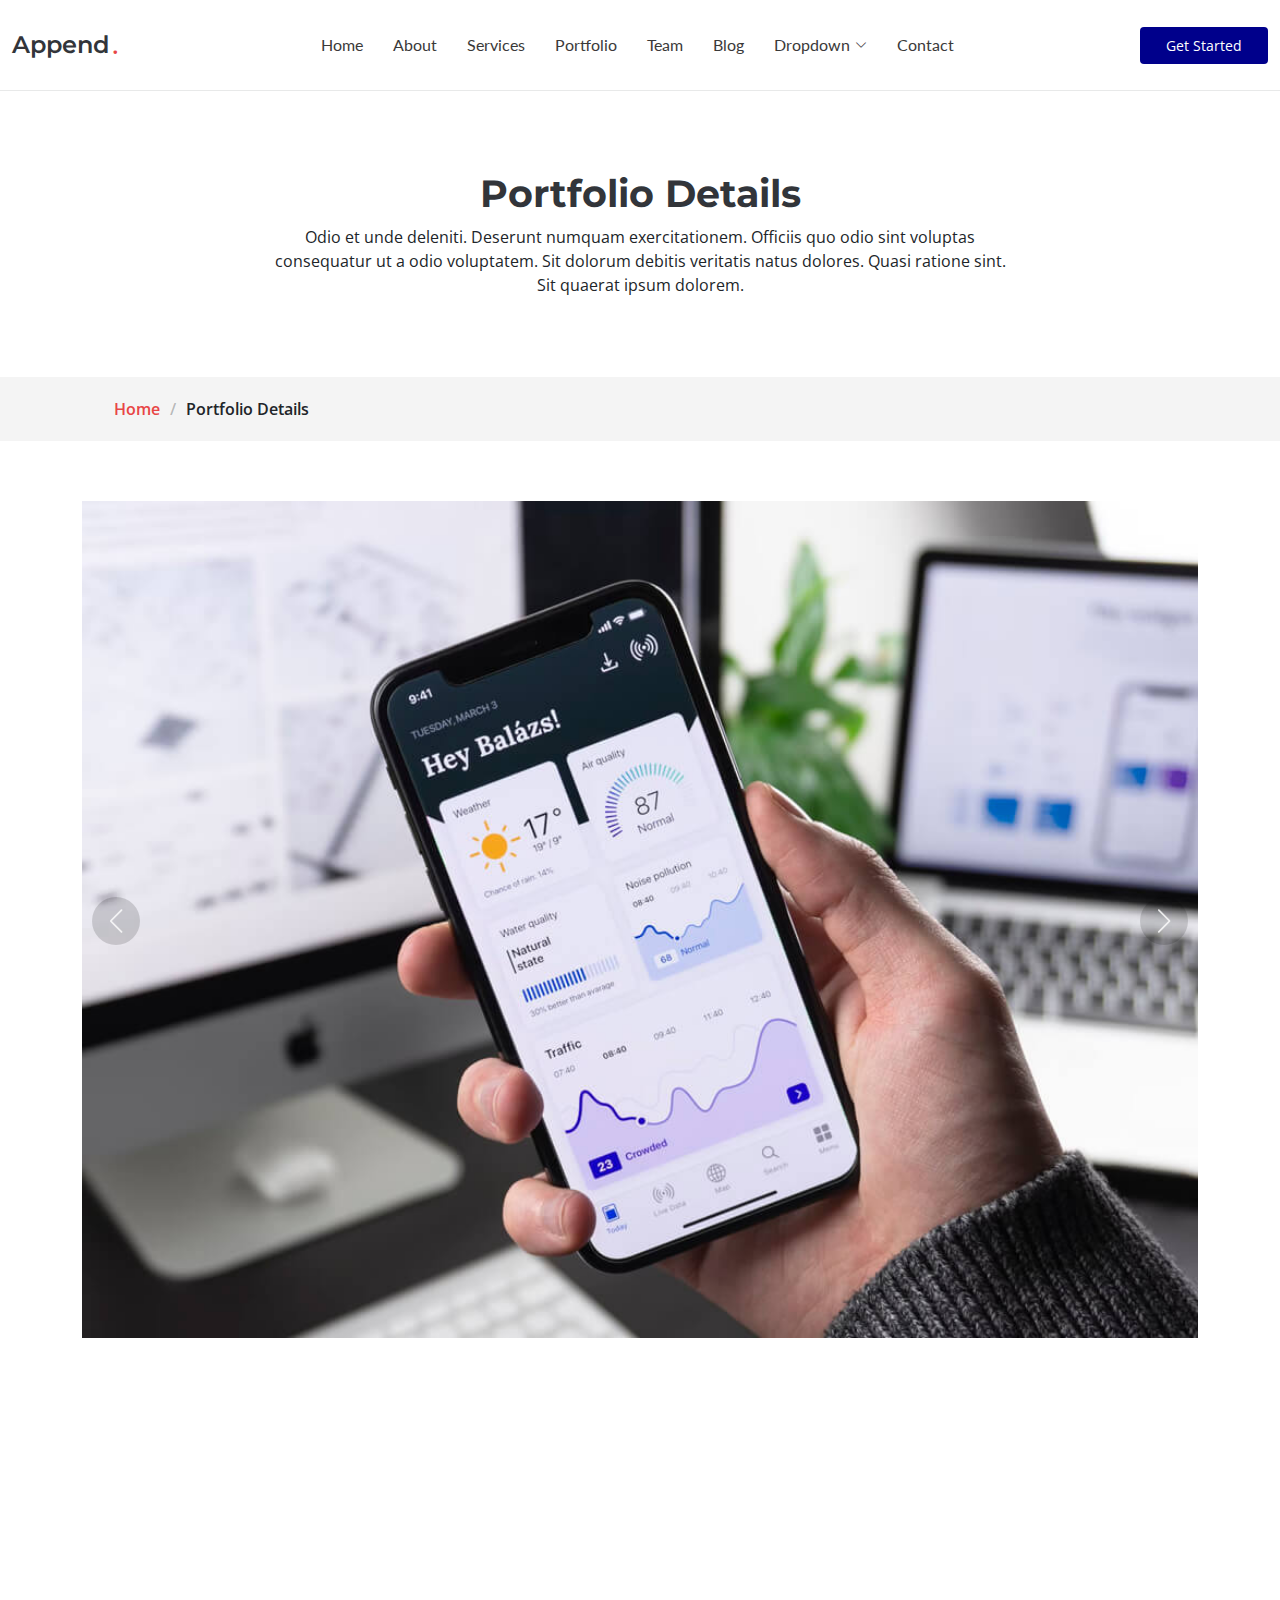
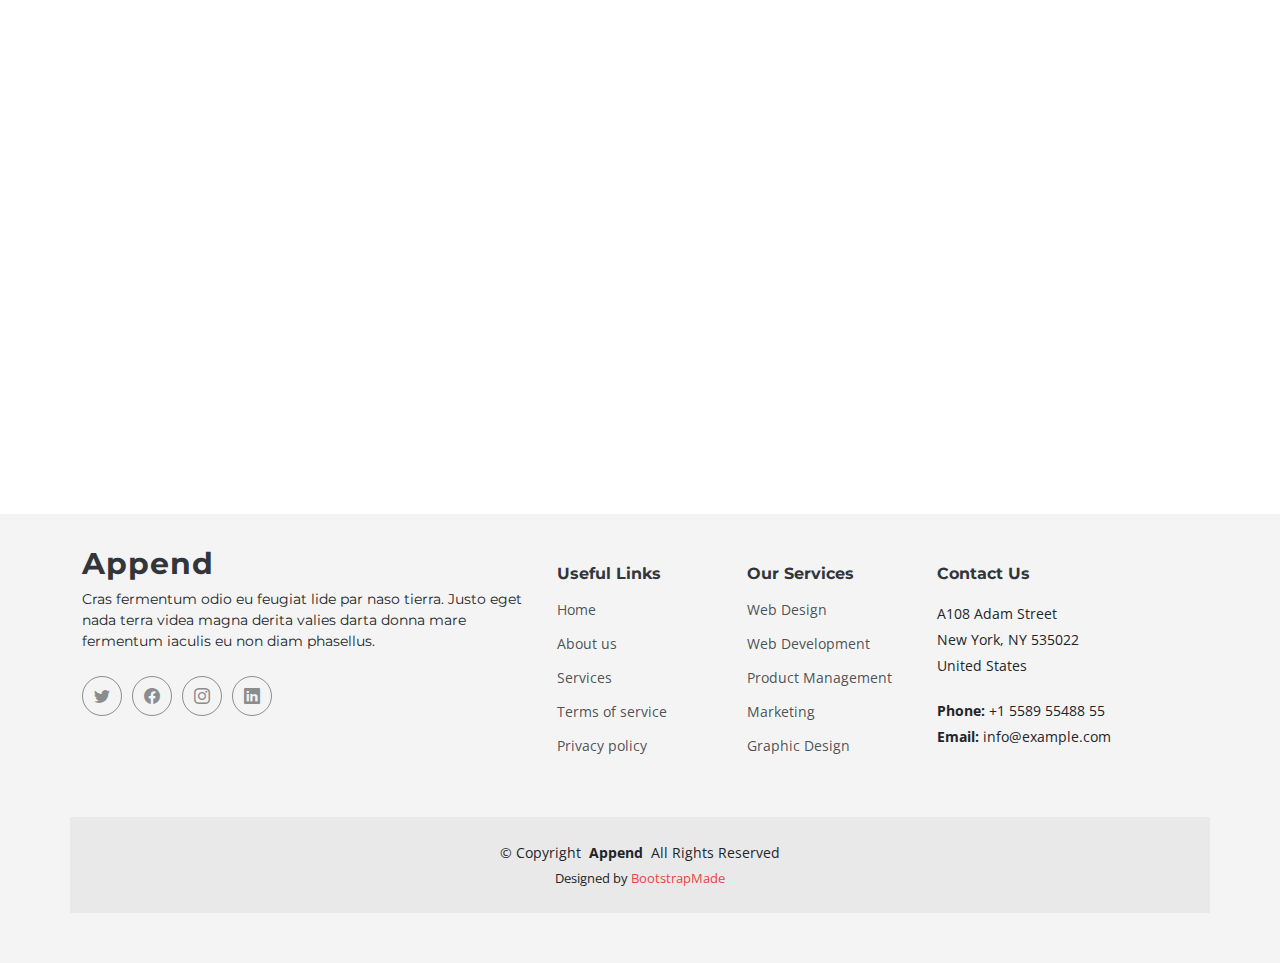
<file: portfolio-details.html>
<!DOCTYPE html>
<html lang="en">

<head>
  <meta charset="utf-8">
  <meta content="width=device-width, initial-scale=1.0" name="viewport">

  <title>Portfolio Details - Append Bootstrap Temlate</title>
  <meta content="" name="description">
  <meta content="" name="keywords">

  <!-- Favicons -->
  <link href="assets/img/favicon.png" rel="icon">
  <link href="assets/img/apple-touch-icon.png" rel="apple-touch-icon">

  <!-- Fonts -->
  <link href="https://fonts.googleapis.com" rel="preconnect">
  <link href="https://fonts.gstatic.com" rel="preconnect" crossorigin>
  <link href="https://fonts.googleapis.com/css2?family=Open+Sans:ital,wght@0,300;0,400;0,500;0,600;0,700;0,800;1,300;1,400;1,500;1,600;1,700;1,800&family=Montserrat:ital,wght@0,100;0,200;0,300;0,400;0,500;0,600;0,700;0,800;0,900;1,100;1,200;1,300;1,400;1,500;1,600;1,700;1,800;1,900&family=Lato:ital,wght@0,100;0,300;0,400;0,700;0,900;1,100;1,300;1,400;1,700;1,900&display=swap" rel="stylesheet">

  <!-- Vendor CSS Files -->
  <link href="assets/vendor/bootstrap/css/bootstrap.min.css" rel="stylesheet">
  <link href="assets/vendor/bootstrap-icons/bootstrap-icons.css" rel="stylesheet">
  <link href="assets/vendor/glightbox/css/glightbox.min.css" rel="stylesheet">
  <link href="assets/vendor/swiper/swiper-bundle.min.css" rel="stylesheet">
  <link href="assets/vendor/aos/aos.css" rel="stylesheet">

  <!-- Template Main CSS File -->
  <link href="assets/css/main.css" rel="stylesheet">

  <!-- =======================================================
  * Template Name: Append
  * Updated: Sep 18 2023 with Bootstrap v5.3.2
  * Template URL: https://bootstrapmade.com/append-bootstrap-website-template/
  * Author: BootstrapMade.com
  * License: https://bootstrapmade.com/license/
  ======================================================== -->
</head>

<body class="portfolio-details-page" data-bs-spy="scroll" data-bs-target="#navmenu">

  <!-- ======= Header ======= -->
  <header id="header" class="header sticky-top d-flex align-items-center">
    <div class="container-fluid d-flex align-items-center justify-content-between">

      <a href="index.html" class="logo d-flex align-items-center me-auto me-xl-0">
        <!-- Uncomment the line below if you also wish to use an image logo -->
        <!-- <img src="assets/img/logo.png" alt=""> -->
        <h1>Append</h1>
        <span>.</span>
      </a>

      <!-- Nav Menu -->
      <nav id="navmenu" class="navmenu">
        <ul>
          <li><a href="index.html#hero">Home</a></li>
          <li><a href="index.html#about">About</a></li>
          <li><a href="index.html#services">Services</a></li>
          <li><a href="index.html#portfolio">Portfolio</a></li>
          <li><a href="index.html#team">Team</a></li>
          <li><a href="blog.html">Blog</a></li>
          <li class="dropdown has-dropdown"><a href="#"><span>Dropdown</span> <i class="bi bi-chevron-down"></i></a>
            <ul class="dd-box-shadow">
              <li><a href="#">Dropdown 1</a></li>
              <li class="dropdown has-dropdown"><a href="#"><span>Deep Dropdown</span> <i class="bi bi-chevron-down"></i></a>
                <ul class="dd-box-shadow">
                  <li><a href="#">Deep Dropdown 1</a></li>
                  <li><a href="#">Deep Dropdown 2</a></li>
                  <li><a href="#">Deep Dropdown 3</a></li>
                  <li><a href="#">Deep Dropdown 4</a></li>
                  <li><a href="#">Deep Dropdown 5</a></li>
                </ul>
              </li>
              <li><a href="#">Dropdown 2</a></li>
              <li><a href="#">Dropdown 3</a></li>
              <li><a href="#">Dropdown 4</a></li>
            </ul>
          </li>
          <li><a href="index.html#contact">Contact</a></li>
        </ul>

        <i class="mobile-nav-toggle d-xl-none bi bi-list"></i>
      </nav><!-- End Nav Menu -->

      <a class="btn-getstarted" href="index.html#about">Get Started</a>

    </div>
  </header><!-- End Header -->

  <main id="main">

    <!-- Portfolio Details Page Title & Breadcrumbs -->
    <div data-aos="fade" class="page-title">
      <div class="heading">
        <div class="container">
          <div class="row d-flex justify-content-center text-center">
            <div class="col-lg-8">
              <h1>Portfolio Details</h1>
              <p class="mb-0">Odio et unde deleniti. Deserunt numquam exercitationem. Officiis quo odio sint voluptas consequatur ut a odio voluptatem. Sit dolorum debitis veritatis natus dolores. Quasi ratione sint. Sit quaerat ipsum dolorem.</p>
            </div>
          </div>
        </div>
      </div>
      <nav class="breadcrumbs">
        <div class="container">
          <ol>
            <li><a href="index.html">Home</a></li>
            <li class="current">Portfolio Details</li>
          </ol>
        </div>
      </nav>
    </div><!-- End Page Title -->

    <!-- Portfolio-details Section - Portfolio Details Page -->
    <section id="portfolio-details" class="portfolio-details">

      <div class="container" data-aos="fade-up">

        <div class="portfolio-details-slider swiper">
          <template class="swiper-config">
            {
            "loop": true,
            "speed" : 600,
            "autoplay": {
            "delay": 5000
            },
            "slidesPerView": "auto",
            "navigation": {
            "nextEl": ".swiper-button-next",
            "prevEl": ".swiper-button-prev"
            }
            }
          </template>
          <div class="swiper-wrapper align-items-center">

            <div class="swiper-slide">
              <img src="assets/img/portfolio/app-1.jpg" alt="">
            </div>

            <div class="swiper-slide">
              <img src="assets/img/portfolio/product-1.jpg" alt="">
            </div>

            <div class="swiper-slide">
              <img src="assets/img/portfolio/branding-1.jpg" alt="">
            </div>

            <div class="swiper-slide">
              <img src="assets/img/portfolio/books-1.jpg" alt="">
            </div>

          </div>
          <div class="swiper-button-prev"></div>
          <div class="swiper-button-next"></div>
        </div>

        <div class="row justify-content-between gy-4 mt-4">

          <div class="col-lg-8" data-aos="fade-up">
            <div class="portfolio-description">
              <h2>This is an example of portfolio details</h2>
              <p>
                Autem ipsum nam porro corporis rerum. Quis eos dolorem eos itaque inventore commodi labore quia quia. Exercitationem repudiandae officiis neque suscipit non officia eaque itaque enim. Voluptatem officia accusantium nesciunt est omnis tempora consectetur dignissimos. Sequi nulla at esse enim cum deserunt eius.
              </p>
              <p>
                Amet consequatur qui dolore veniam voluptatem voluptatem sit. Non aspernatur atque natus ut cum nam et. Praesentium error dolores rerum minus sequi quia veritatis eum. Eos et doloribus doloremque nesciunt molestiae laboriosam.
              </p>

              <div class="testimonial-item">
                <p>
                  <i class="bi bi-quote quote-icon-left"></i>
                  <span>Export tempor illum tamen malis malis eram quae irure esse labore quem cillum quid cillum eram malis quorum velit fore eram velit sunt aliqua noster fugiat irure amet legam anim culpa.</span>
                  <i class="bi bi-quote quote-icon-right"></i>
                </p>
                <div>
                  <img src="assets/img/testimonials/testimonials-2.jpg" class="testimonial-img" alt="">
                  <h3>Sara Wilsson</h3>
                  <h4>Designer</h4>
                </div>
              </div>

              <p>
                Impedit ipsum quae et aliquid doloribus et voluptatem quasi. Perspiciatis occaecati earum et magnam animi. Quibusdam non qui ea vitae suscipit vitae sunt. Repudiandae incidunt cumque minus deserunt assumenda tempore. Delectus voluptas necessitatibus est.
              </p>

              <p>
                Sunt voluptatum sapiente facilis quo odio aut ipsum repellat debitis. Molestiae et autem libero. Explicabo et quod necessitatibus similique quis dolor eum. Numquam eaque praesentium rem et qui nesciunt.
              </p>

            </div>
          </div>

          <div class="col-lg-3" data-aos="fade-up" data-aos-delay="100">
            <div class="portfolio-info">
              <h3>Project information</h3>
              <ul>
                <li><strong>Category</strong> Web design</li>
                <li><strong>Client</strong> ASU Company</li>
                <li><strong>Project date</strong> 01 March, 2020</li>
                <li><strong>Project URL</strong> <a href="#">www.example.com</a></li>
                <li><a href="#" class="btn-visit align-self-start">Visit Website</a></li>
              </ul>
            </div>
          </div>

        </div>

      </div>

    </section><!-- End Portfolio-details Section -->

  </main>

  <!-- ======= Footer ======= -->
  <footer id="footer" class="footer">

    <div class="container footer-top">
      <div class="row gy-4">
        <div class="col-lg-5 col-md-12 footer-about">
          <a href="index.html" class="logo d-flex align-items-center">
            <span>Append</span>
          </a>
          <p>Cras fermentum odio eu feugiat lide par naso tierra. Justo eget nada terra videa magna derita valies darta donna mare fermentum iaculis eu non diam phasellus.</p>
          <div class="social-links d-flex mt-4">
            <a href=""><i class="bi bi-twitter"></i></a>
            <a href=""><i class="bi bi-facebook"></i></a>
            <a href=""><i class="bi bi-instagram"></i></a>
            <a href=""><i class="bi bi-linkedin"></i></a>
          </div>
        </div>

        <div class="col-lg-2 col-6 footer-links">
          <h4>Useful Links</h4>
          <ul>
            <li><a href="#">Home</a></li>
            <li><a href="#">About us</a></li>
            <li><a href="#">Services</a></li>
            <li><a href="#">Terms of service</a></li>
            <li><a href="#">Privacy policy</a></li>
          </ul>
        </div>

        <div class="col-lg-2 col-6 footer-links">
          <h4>Our Services</h4>
          <ul>
            <li><a href="#">Web Design</a></li>
            <li><a href="#">Web Development</a></li>
            <li><a href="#">Product Management</a></li>
            <li><a href="#">Marketing</a></li>
            <li><a href="#">Graphic Design</a></li>
          </ul>
        </div>

        <div class="col-lg-3 col-md-12 footer-contact text-center text-md-start">
          <h4>Contact Us</h4>
          <p>A108 Adam Street</p>
          <p>New York, NY 535022</p>
          <p>United States</p>
          <p class="mt-4"><strong>Phone:</strong> <span>+1 5589 55488 55</span></p>
          <p><strong>Email:</strong> <span>info@example.com</span></p>
        </div>

      </div>
    </div>

    <div class="container copyright text-center mt-4">
      <p>&copy; <span>Copyright</span> <strong class="px-1">Append</strong> <span>All Rights Reserved</span></p>
      <div class="credits">
        <!-- All the links in the footer should remain intact. -->
        <!-- You can delete the links only if you've purchased the pro version. -->
        <!-- Licensing information: https://bootstrapmade.com/license/ -->
        <!-- Purchase the pro version with working PHP/AJAX contact form: [buy-url] -->
        Designed by <a href="https://bootstrapmade.com/">BootstrapMade</a>
      </div>
    </div>

  </footer><!-- End Footer -->

  <!-- Scroll Top Button -->
  <a href="#" id="scroll-top" class="scroll-top d-flex align-items-center justify-content-center"><i class="bi bi-arrow-up-short"></i></a>

  <!-- Preloader -->
  <div id="preloader">
    <div></div>
    <div></div>
    <div></div>
    <div></div>
  </div>

  <!-- Vendor JS Files -->
  <script src="assets/vendor/bootstrap/js/bootstrap.bundle.min.js"></script>
  <script src="assets/vendor/glightbox/js/glightbox.min.js"></script>
  <script src="assets/vendor/purecounter/purecounter_vanilla.js"></script>
  <script src="assets/vendor/isotope-layout/isotope.pkgd.min.js"></script>
  <script src="assets/vendor/swiper/swiper-bundle.min.js"></script>
  <script src="assets/vendor/aos/aos.js"></script>
  <script src="assets/vendor/php-email-form/validate.js"></script>

  <!-- Template Main JS File -->
  <script src="assets/js/main.js"></script>

</body>

</html>
</file>
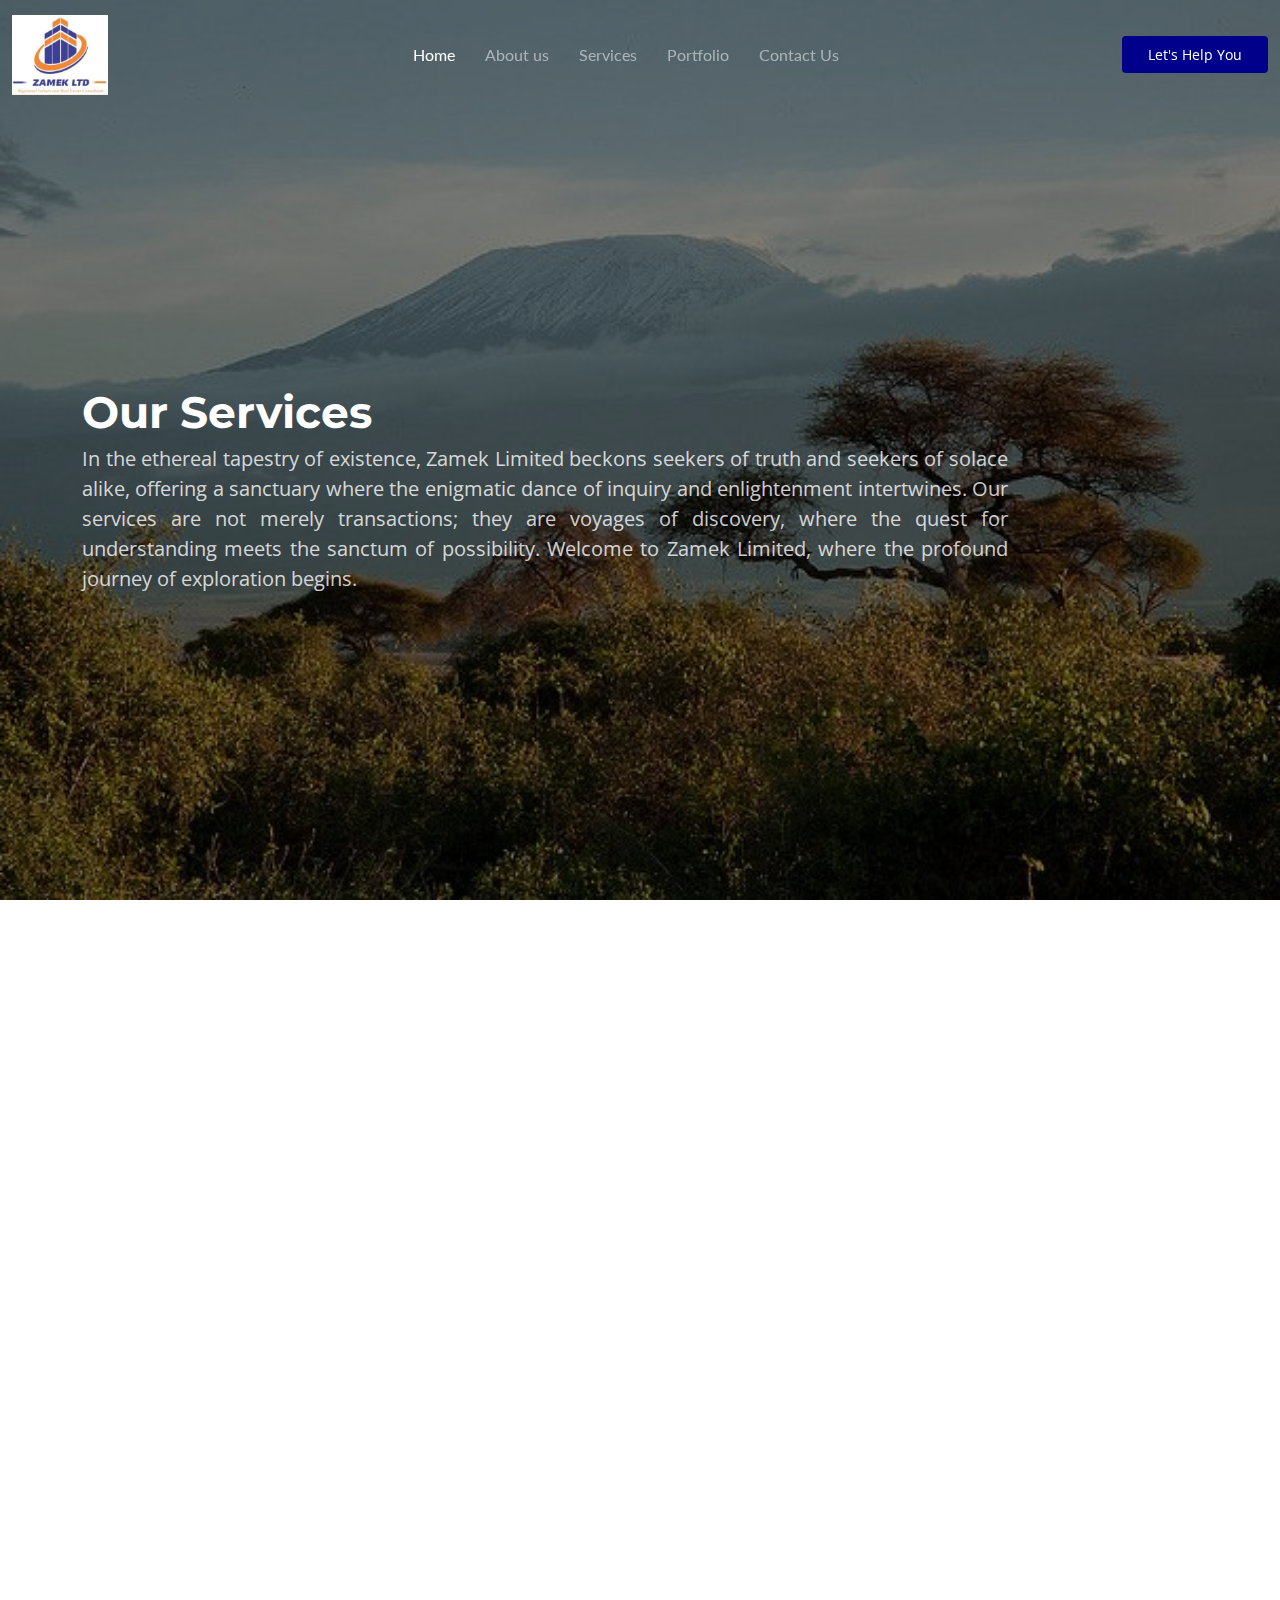
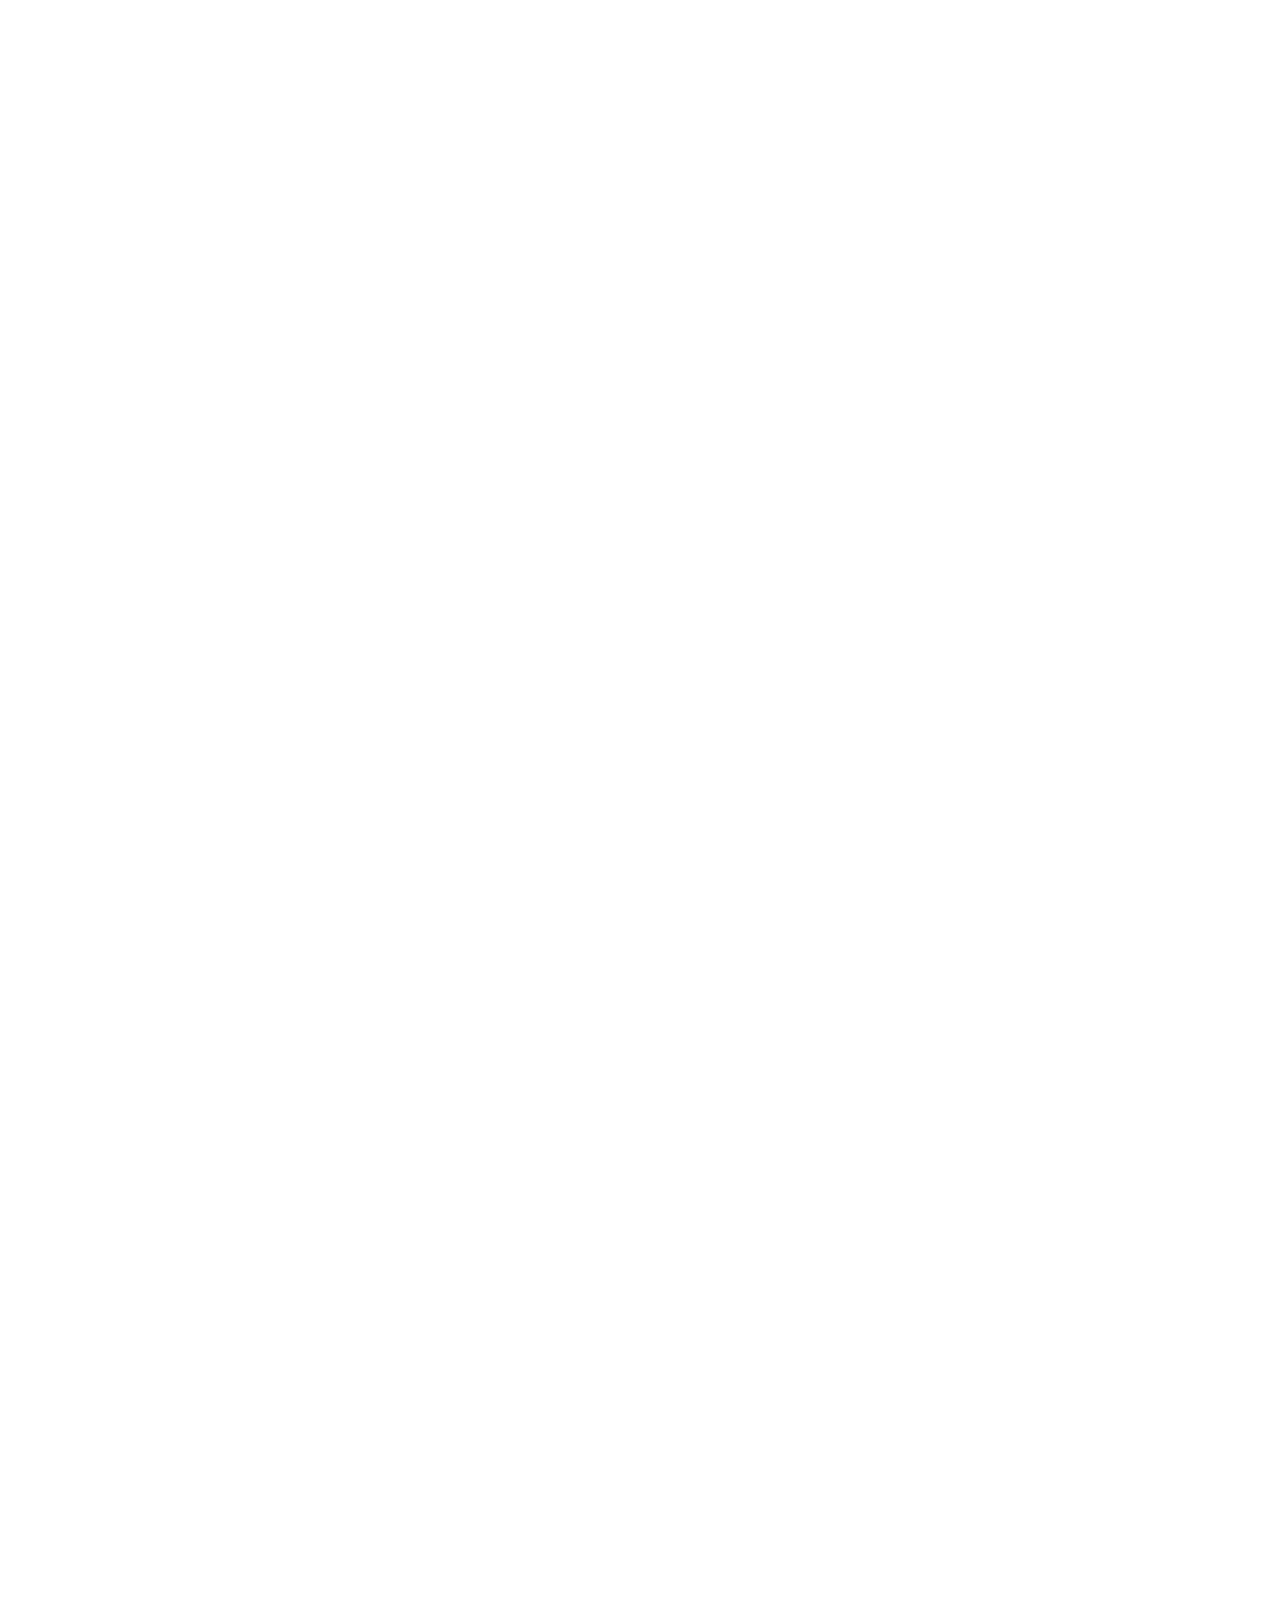
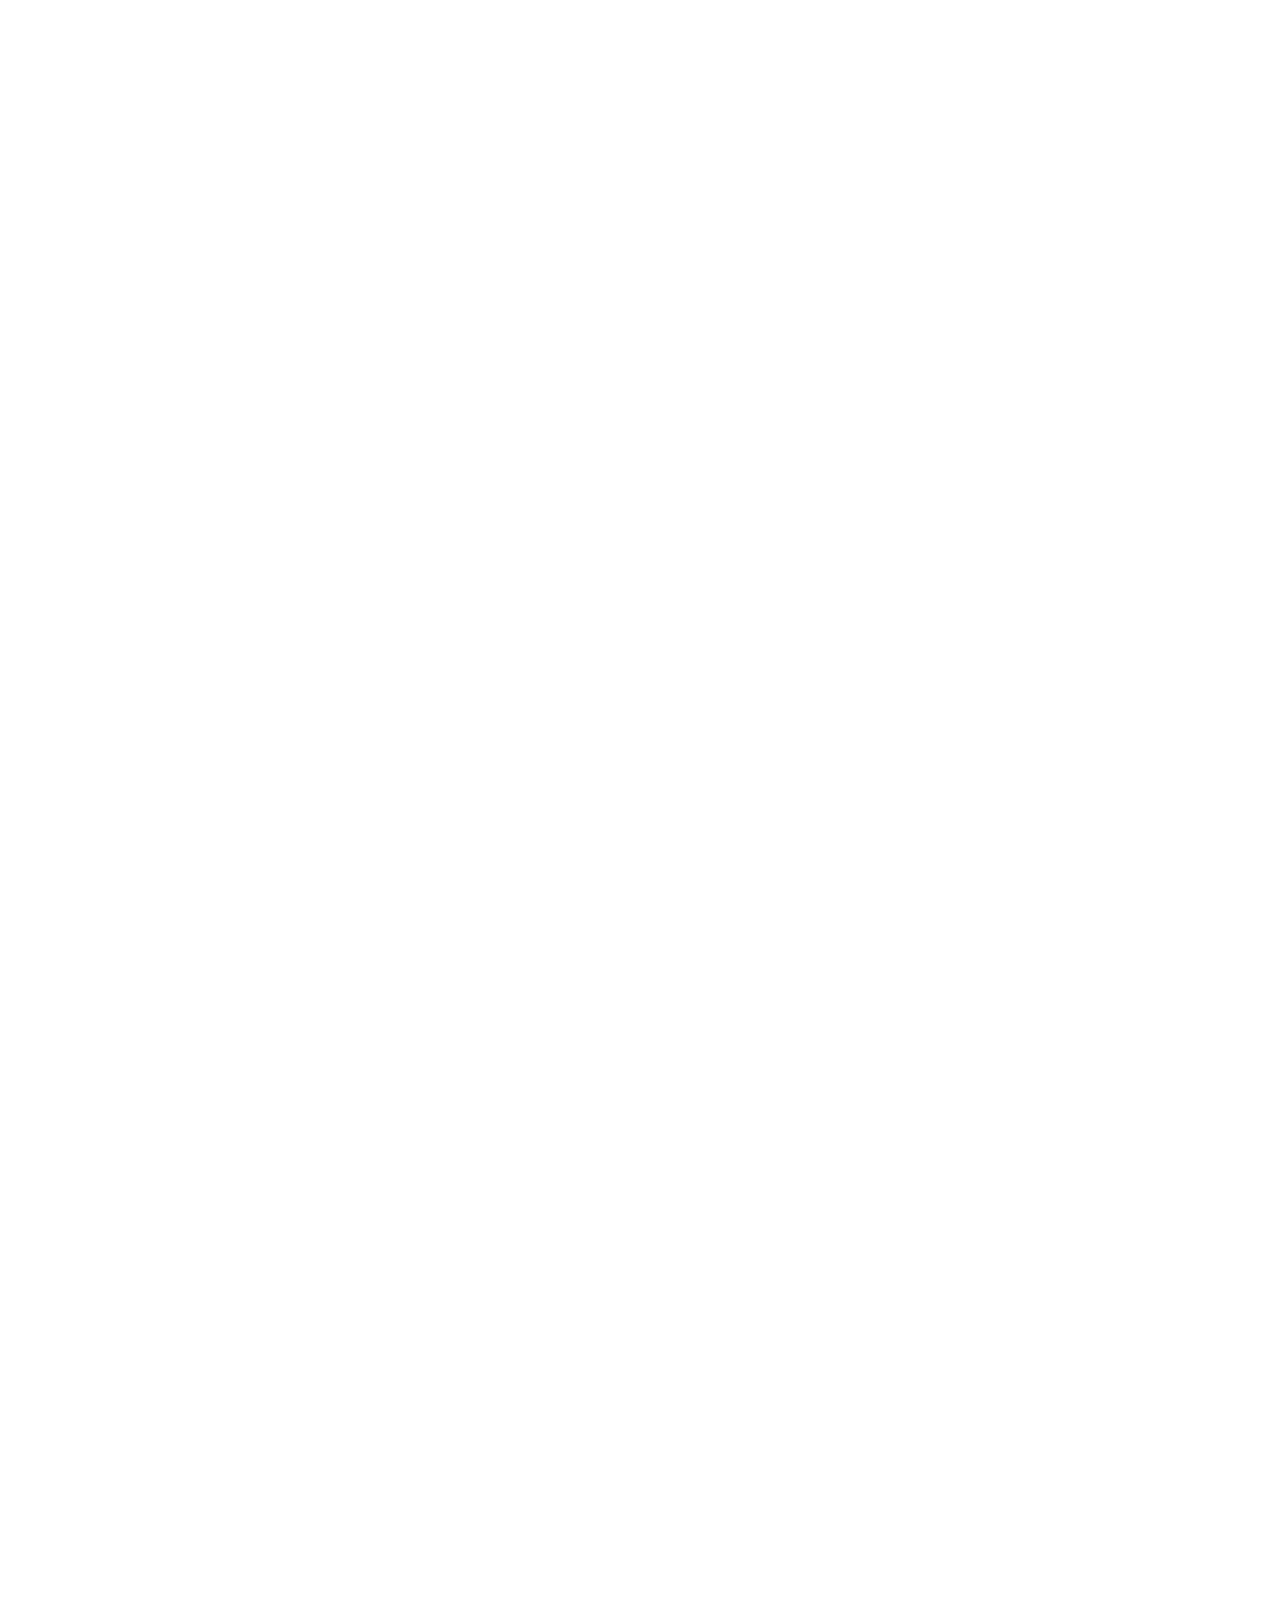
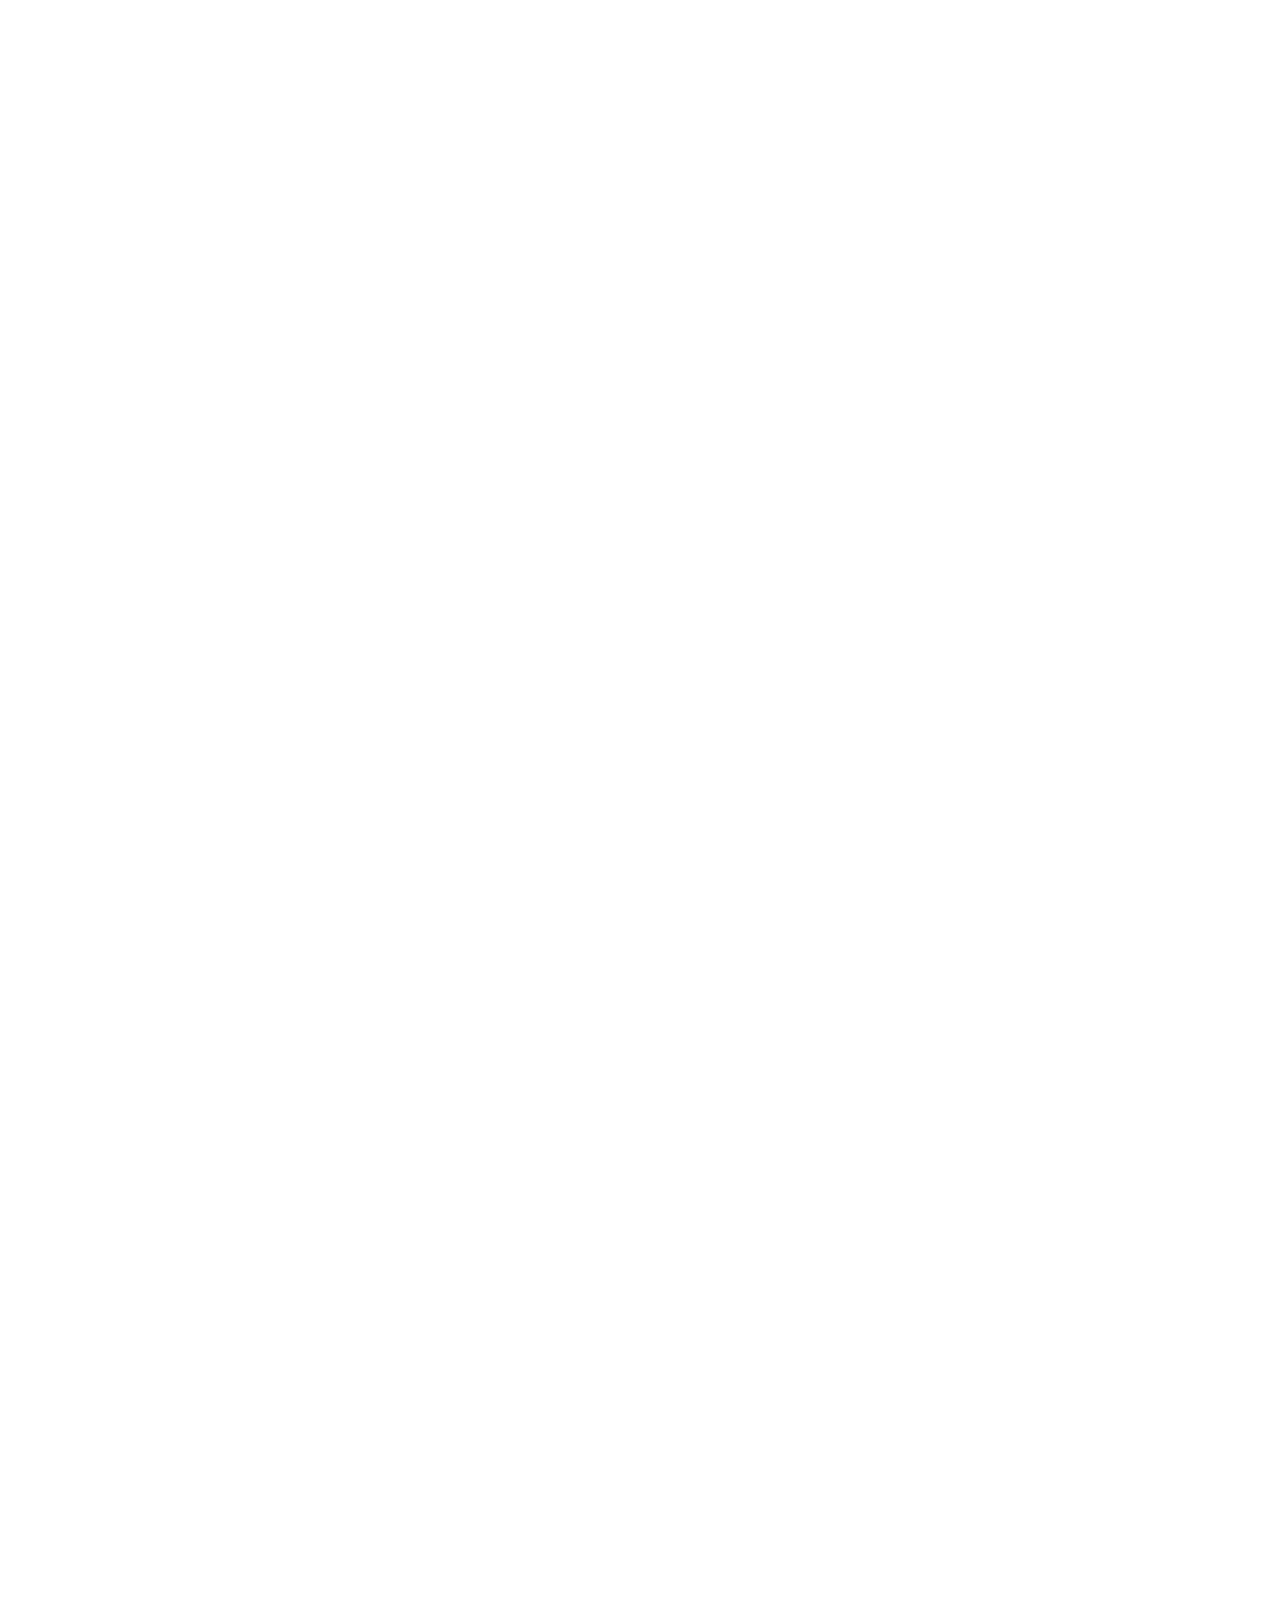
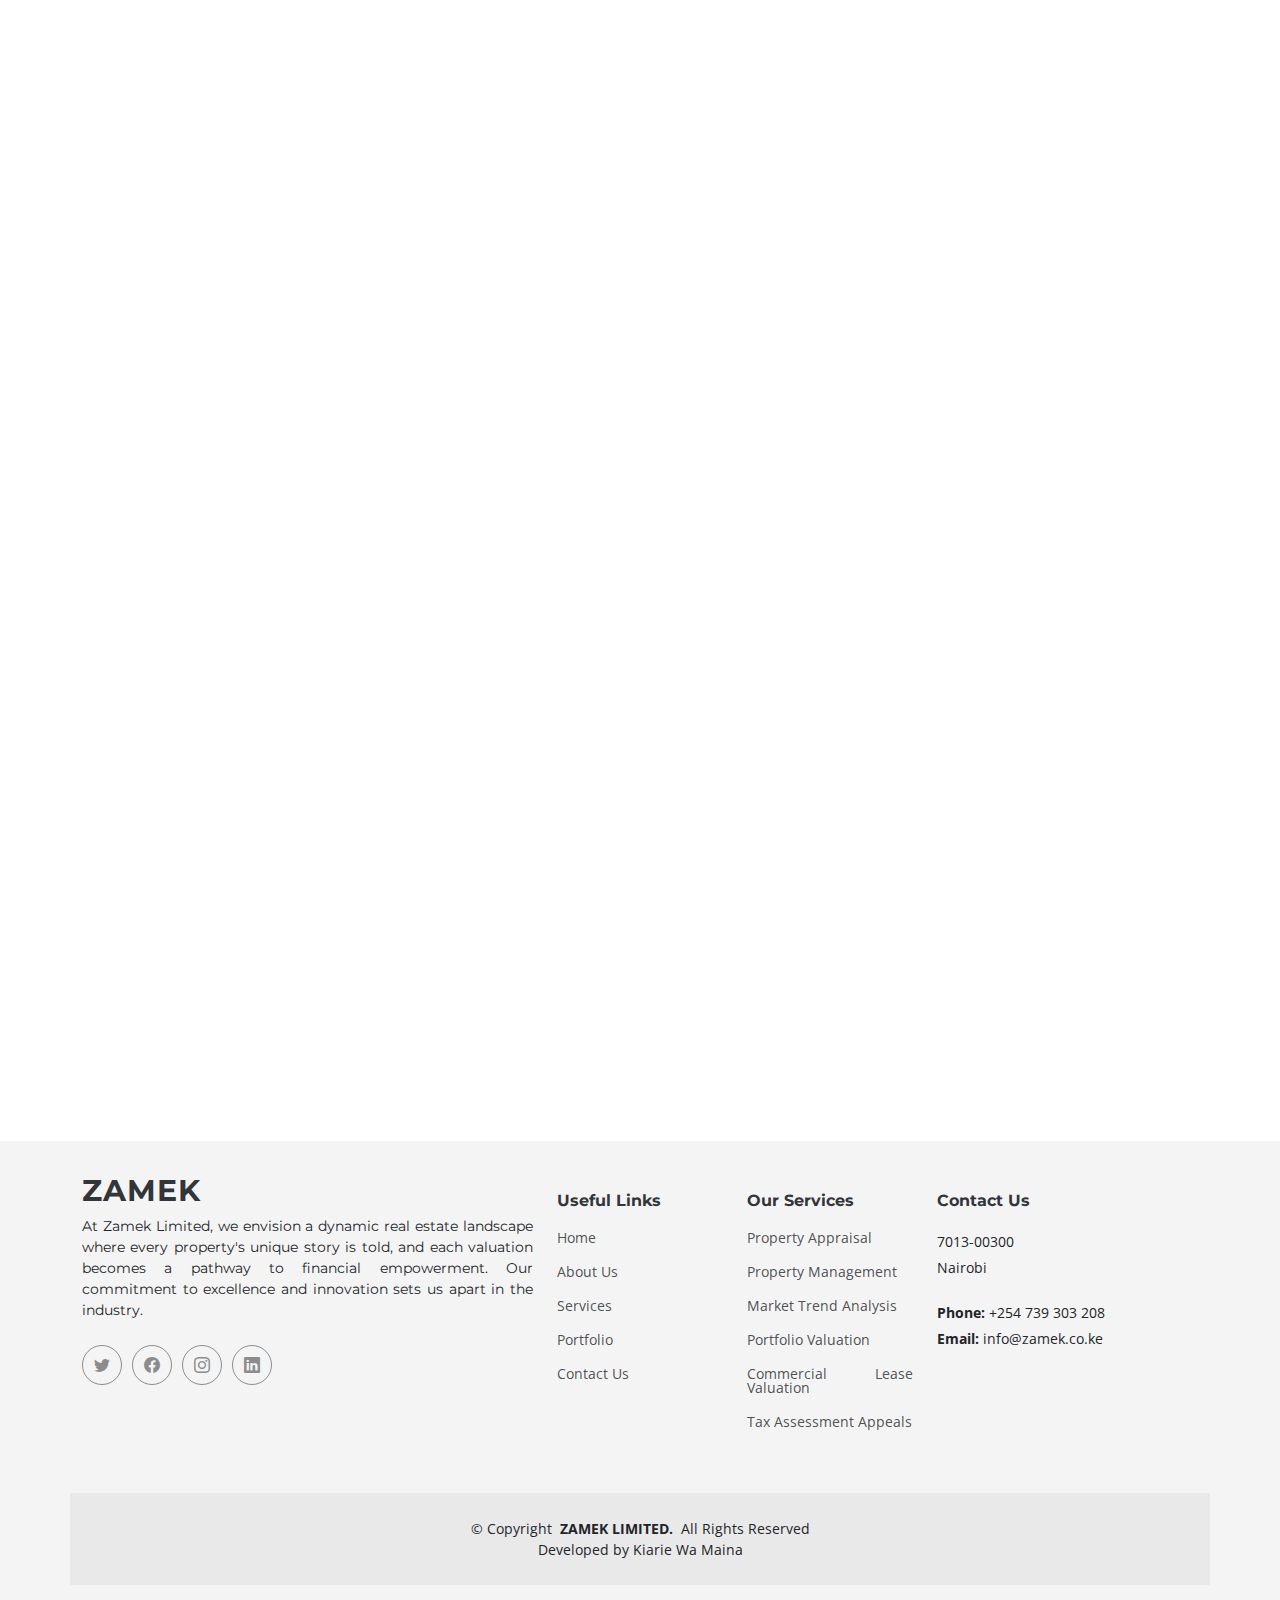
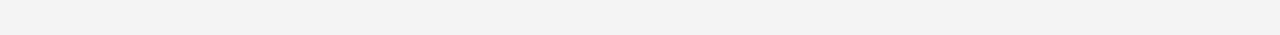
<file: services-details.html>
<!DOCTYPE html>
<html lang="en">

<head>
  <meta charset="utf-8">
  <meta content="width=device-width, initial-scale=1.0" name="viewport">

  <title>ZAMEK LIMITED</title>
  <meta content="" name="description">
  <meta content="" name="keywords">

  <!-- Favicons -->
  <link href="assets/img/logo.jpg" rel="icon">
  <link href="assets/img/logo.jpg" rel="zamekLogo">

  <!-- Fonts -->
  <link href="https://fonts.googleapis.com" rel="preconnect">
  <link href="https://fonts.gstatic.com" rel="preconnect" crossorigin>
  <link href="https://fonts.googleapis.com/css2?family=Open+Sans:ital,wght@0,300;0,400;0,500;0,600;0,700;0,800;1,300;1,400;1,500;1,600;1,700;1,800&family=Montserrat:ital,wght@0,100;0,200;0,300;0,400;0,500;0,600;0,700;0,800;0,900;1,100;1,200;1,300;1,400;1,500;1,600;1,700;1,800;1,900&family=Lato:ital,wght@0,100;0,300;0,400;0,700;0,900;1,100;1,300;1,400;1,700;1,900&display=swap" rel="stylesheet">

  <!-- Vendor CSS Files -->
  <link href="assets/vendor/bootstrap/css/bootstrap.min.css" rel="stylesheet">
  <link href="assets/vendor/bootstrap-icons/bootstrap-icons.css" rel="stylesheet">
  <link href="assets/vendor/glightbox/css/glightbox.min.css" rel="stylesheet">
  <link href="assets/vendor/swiper/swiper-bundle.min.css" rel="stylesheet">
  <link href="assets/vendor/aos/aos.css" rel="stylesheet">

  <!-- Template Main CSS File -->
  <link href="assets/css/main.css" rel="stylesheet">

 
</head>

<body class="index-page" data-bs-spy="scroll" data-bs-target="#navmenu">

  <!-- ======= Header ======= -->
  <header id="header" class="header fixed-top d-flex align-items-center">
    <div class="container-fluid d-flex align-items-center justify-content-between">

      <a href="index.html" class="logo d-flex align-items-center me-auto me-xl-0">
        <!-- Uncomment the line below if you also wish to use an image logo -->
        <img src="assets/img/logo.jpg" alt="Zamek Limited logo">
       <!--  <h1>ZAMEK</h1>
        <span>.</span>-->
      </a>

      <!-- Nav Menu -->
      <nav id="navmenu" class="navmenu">
        <ul>
          <li><a href="index.html#hero" class="active">Home</a></li>
          <li><a href="index.html#about">About us</a></li>
          <li><a href="index.html#services">Services</a></li>
          <li><a href="index.html#portfolio">Portfolio</a></li>
          <li><a href="index.html#contact">Contact Us</a></li>
        </ul>

        <i class="mobile-nav-toggle d-xl-none bi bi-list"></i>
      </nav><!-- End Nav Menu -->

      <a class="btn-getstarted" href="index.html#contact">Let's Help You</a>

    </div>
  </header><!-- End Header -->

  <main id="main">

    <!-- Hero Section - Home Page -->
    <section id="hero" class="hero">

      <img src="assets/img/banner.jpg" alt="" data-aos="fade-in">

      <div class="container">
        <div class="row">
          <div class="col-lg-10">
            <h2 class="justified" data-aos="fade-up" data-aos-delay="100">Our Services</h2>
            <p class="justified" data-aos="fade-up" data-aos-delay="200">In the ethereal tapestry of existence, Zamek Limited beckons seekers of truth and seekers of solace alike, offering a sanctuary where the enigmatic dance of inquiry and enlightenment intertwines. Our services are not merely transactions; they are voyages of discovery, where the quest for understanding meets the sanctum of possibility. Welcome to Zamek Limited, where the profound journey of exploration begins.
              </p>
          </div>
       <!--   <div class="col-lg-5">
            <form action="#" class="sign-up-form d-flex" data-aos="fade-up" data-aos-delay="300">
              <input type="text" class="form-control" placeholder="Enter email address">
              <input type="submit" class="btn btn-primary" value="Sign up">
            </form>
          </div>
        </div>
      </div>-->

    </section>
    <!-- End Hero Section -->

  <main id="main">
    <!-- Services Details Page Title & Breadcrumbs -->
    <div data-aos="fade" class="page-title">
        <div class="container">
          <div class="row d-flex justify-content-center text-center">
            <div class="col-lg-8">
            </div>
          </div>
        </div>
      <nav class="breadcrumbs">
        <div class="container">
          <ol>
            <li><a href="index.html">Home</a></li>
            <li class="current">Our Services</li>
          </ol>
        </div>
      </nav>
    </div><!-- End Page Title -->

    <!-- Service-details Section - Services Details Page -->
    <section id="service-details" class="service-details">

      <div class="container">

        <div class="row gy-5">

          <div class="col-lg-4" data-aos="fade-up" data-aos-delay="100">

            <div class="service-box">
              <h4>Serices List</h4>
              <div class="services-list">
                <a href="services-details.html#Appraisal" class="active"><i class="bi bi-arrow-right-circle"></i><span>Property Appraisal</span></a>
                <a href="services-details.html#Management"><i class="bi bi-arrow-right-circle"></i><span>Property Management</span></a>
                <a href="services-details.html#Analysis"><i class="bi bi-arrow-right-circle"></i><span>Market Trend Analysis</span></a>
                <a href="services-details.html#Valuation"><i class="bi bi-arrow-right-circle"></i><span>Portfolio Valuation</span></a>
                <a href="services-details.html#Lease"><i class="bi bi-arrow-right-circle"></i><span>Commercial Lease Valuation</span></a>
                <a href="services-details.html#Assessment"><i class="bi bi-arrow-right-circle"></i><span>Tax Assessment Appeals</span></a>
              </div>
            </div><!-- End Services List -->

        <!--    <div class="service-box">
              <h4>Download Catalog</h4>
              <div class="download-catalog">
                <a href="#"><i class="bi bi-filetype-pdf"></i><span>Catalog PDF</span></a>
                <a href="#"><i class="bi bi-file-earmark-word"></i><span>Catalog DOC</span></a>
              </div>
            </div><!-- End Services List --><br><br><br>

            <div class="help-box d-flex flex-column justify-content-center align-items-center">
              <i class="bi bi-headset help-icon"></i>
              <h4>Have a Question?</h4>
              <p class="d-flex align-items-center mt-2 mb-0"><i class="bi bi-telephone me-2"></i> <span>+254 739 303 208</span></p>
              <p class="d-flex align-items-center mt-1 mb-0"><i class="bi bi-envelope me-2"></i> <a href="mailto:info@zamek.co.ke">info@zamek.co.ke</a></span></p>
            </div>

          </div>

          <div class="col-lg-8 ps-lg-5" data-aos="fade-up" data-aos-delay="200">
            <h3>Property Appraisal</h3>
            <img src="assets/img/01.jpg" width="800" height="450" alt="" class="img-fluid services-img" id="Appraisal">
            
            <p class="justified">
Embark on a journey with Zamek Limited, where the art of property appraisal is not merely a transactional process, but an immersive experience in understanding the intrinsic value of your assets. In a world inundated with superficial assessments, we invite you to delve deeper into the realm of property valuation, where each appraisal is not just a number, but a narrative waiting to be unveiled.</p>

<p class="justified">Our seasoned team of experts is committed to unraveling the complexities of the real estate landscape, offering bespoke solutions tailored to your unique needs. Whether it's the humble abode you call home, the bustling commercial space driving your business forward, or the industrial hub fueling innovation, our comprehensive valuation services transcend the ordinary, providing you with insights that empower informed decision-making.</p>

<p class="justified">At Zamek Limited, we recognize that property is more than just brick and mortar; it's a reflection of aspirations, dreams, and legacy. With meticulous attention to detail and a keen understanding of market dynamics, we strive to provide you with accurate assessments that not only capture the present value but also anticipate future opportunities.</p>

<p class="justified">Join us on this transformative journey, where every appraisal is an opportunity to unearth the untold stories of your property. Experience the difference with Zamek Limited, where excellence is not just a standard but a philosophy embraced in every aspect of our appraisal services.
            </p><br><br>
            <h3>Property Management</h3>
            <img src="assets/img/002.jpg" width="800" height="450" alt="" class="img-fluid services-img" id="Management">
            
            <p class="justified">
              Unlock the full potential of your property investment with Zamek Limited's comprehensive Property Management services. Beyond mere valuations, we offer a holistic approach aimed at maximizing the value and longevity of your assets. Our dedicated team is committed to proactive care and fostering positive tenant relations, ensuring your property not only thrives but flourishes in today's dynamic real estate landscape.</p>

              <p class="justified"> With Zamek Limited at the helm of your property management, you can rest assured that every aspect of your investment is meticulously handled with precision and expertise. From routine maintenance and property upkeep to strategic tenant placement and lease management, we employ a proactive approach to safeguard your interests and enhance your returns.</p>
              
              <p class="justified"> At Zamek Limited, we understand that your property is more than just a physical asset—it's a cornerstone of your financial portfolio and a reflection of your aspirations. That's why our property management services are designed to alleviate the burdens of ownership while maximizing the potential for growth and profitability.</p>
              
              <p class="justified"> Experience peace of mind knowing that your property investment is in capable hands with Zamek Limited. Let us guide you on the path to prosperity, where expert management transforms your property into a thriving asset that stands the test of time.</p><br><br>
              <h3>Market Trend Analysis</h3>
            <img src="assets/img/003.jpg" width="800" height="450" alt="" class="img-fluid services-img" id="Analysis">
            
            <p class="justified">
              Stay ahead of the curve with Zamek Limited's Market Trend Analysis service. Our team provides you with regularly updated reports on local and regional real estate trends, empowering you to make informed decisions when it comes to your investments or selling strategies.</p>

              <p class="justified"> In today's fast-paced real estate market, having access to accurate and up-to-date information is crucial for success. Our Market Trend Analysis service ensures that you are equipped with the latest insights and data, allowing you to stay ahead of market fluctuations and capitalize on emerging opportunities.</p>
              
              <p class="justified"> Whether you're considering buying, selling, or investing in real estate, our comprehensive reports offer valuable insights into market dynamics, pricing trends, demand-supply dynamics, and more. Armed with this knowledge, you can make strategic decisions that align with your objectives and maximize your returns.</p>
              
              <p class="justified">At Zamek Limited, we understand the importance of staying informed in a constantly evolving market. That's why our Market Trend Analysis service is designed to provide you with actionable intelligence that enables you to navigate the real estate landscape with confidence and clarity.</p>
              
              <p class="justified"> Trust Zamek Limited to be your trusted partner in real estate. With our Market Trend Analysis service, you'll have the information you need to make smart, data-driven decisions that drive success in today's competitive market.</p><br><br>

              <h3>Portfolio Valuation</h3>
              <img src="assets/img/004.jpg" width="800" height="450" alt="" class="img-fluid services-img" id="Valuation">
            
            <p class="justified">
              Discover the true value of your property portfolio with Zamek Limited's Portfolio Valuation service. Our team specializes in evaluating entire property portfolios, offering expert insights to help you optimize your real estate investments and achieve maximum returns.</p>

              <p class="justified">Whether you're a seasoned investor or just starting out, understanding the value of your property portfolio is essential for making informed decisions and maximizing profitability. Our comprehensive valuation process takes into account various factors, including market trends, asset performance, and potential growth opportunities, to provide you with a clear picture of your portfolio's worth.</p>
              
              <p class="justified">At Zamek Limited, we recognize that every portfolio is unique, and our valuation experts tailor their approach to meet your specific needs and objectives. Whether you're looking to buy, sell, or simply assess the performance of your investments, our detailed reports offer valuable insights to guide your decision-making process.</p>
              
              <p class="justified">With our Portfolio Valuation service, you'll gain a deeper understanding of your real estate assets and uncover opportunities to enhance their value. Whether you're looking to diversify your portfolio, optimize asset allocation, or identify areas for improvement, our team is here to help you achieve your investment goals.</p>
              
              <p class="justified">Trust Zamek Limited to be your partner in real estate success. With our Portfolio Valuation service, you'll have the knowledge and expertise you need to make strategic decisions that drive growth and profitability across your property portfolio.</p><br><br>

              <h3>Commercial Lease Valuation</h3>
            <img src="assets/img/003.jpg" width="800" height="450" alt="" class="img-fluid services-img" id="Lease">
            
            <p class="justified">Unlock the full potential of your commercial property leases with Zamek Limited's Commercial Lease Valuation service. Our specialized valuation experts offer comprehensive assessments to landlords and tenants, empowering them to negotiate fair and competitive lease terms that maximize value and mitigate risk.</p>

<p class="justified">Commercial leases are a critical component of any real estate investment strategy, and understanding their true value is essential for both landlords and tenants. With our tailored valuation approach, we provide detailed insights into the financial and strategic implications of lease agreements, helping our clients make informed decisions that align with their goals and objectives.</p>

<p class="justified">Whether you're a property owner seeking to optimize rental income or a business looking to secure favorable lease terms, our Commercial Lease Valuation service offers invaluable support throughout the negotiation process. Our team leverages extensive market knowledge and industry expertise to assess lease agreements accurately, ensuring that both parties achieve fair and equitable outcomes.</p>

<p class="justified">At Zamek Limited, we recognize the complexities of commercial real estate transactions and the importance of transparency and clarity in lease negotiations. Our valuation reports provide clear and concise information, empowering our clients to negotiate from a position of strength and confidence.</p>

<p class="justified">With Zamek Limited's Commercial Lease Valuation service, you can navigate the intricacies of commercial leasing with confidence and clarity. Whether you're leasing office space, retail premises, or industrial facilities, our expert valuation services help you unlock value and achieve your leasing objectives. Trust us to be your partner in commercial real estate success.</p><br><br>


             <h3>Tax Assessment Appeals</h3>
            <img src="assets/img/003.jpg" width="800" height="450" alt="" class="img-fluid services-img" id="Assessment">
            
              <p class="justified">At Zamek Limited, we offer expert assistance in challenging property tax assessments through our Tax Assessment Appeals service. Our experienced team works tirelessly to ensure that our clients only pay their fair share of property taxes, based on accurate and defensible property valuations.</p>

              <p class="justified">Property tax assessments can often be inaccurate or outdated, leading to unjustified tax burdens for property owners. Our Tax Assessment Appeals service provides a proactive approach to addressing these issues, advocating on behalf of our clients to secure fair and equitable tax assessments that reflect the true value of their properties.</p>
              
              <p class="justified">With our comprehensive understanding of property valuation principles and local tax regulations, we meticulously review property tax assessments to identify discrepancies and inaccuracies. We then leverage our expertise to develop compelling appeals arguments supported by robust valuation evidence, presenting a strong case for fairer tax assessments.</p>
              
              <p class="justified">Whether you're a residential homeowner, commercial property owner, or real estate investor, our Tax Assessment Appeals service offers a strategic solution to mitigate excessive property tax liabilities. By partnering with Zamek Limited, you gain access to a dedicated team of professionals committed to safeguarding your financial interests and ensuring compliance with tax laws.</p>
              
              <p class="justified">Don't let inaccurate property tax assessments burden you with unnecessary financial strain. Trust Zamek Limited to advocate on your behalf and secure fairer tax assessments through our Tax Assessment Appeals service. With our proven track record of success and unwavering dedication to client satisfaction, we're your trusted partner in navigating the complexities of property taxation.</p><br><br>
          </div>

        </div>

      </div>

    </section><!-- End Service-details Section -->

  </main>

  <!-- ======= Footer ======= -->
  <footer id="footer" class="footer">

    <div class="container footer-top">
      <div class="row gy-4">
        <div class="col-lg-5 col-md-12 footer-about">
          <a href="index.html" class="logo d-flex align-items-center">
            <span>ZAMEK</span>
          </a>
          <p class="justified">At  Zamek  Limited, we envision a dynamic real estate landscape where every property's unique story is told, and each valuation becomes a pathway to financial empowerment. Our commitment to excellence and innovation sets us apart in the industry.</p>
          <div class="social-links d-flex mt-4">
            <a href="https://twitter.com/home"><i class="bi bi-twitter"></i></a>
            <a href="https://www.facebook.com/"><i class="bi bi-facebook"></i></a>
            <a href="https://www.instagram.com/"><i class="bi bi-instagram"></i></a>
            <a href="https://ke.linkedin.com/"><i class="bi bi-linkedin"></i></a>
          </div>
        </div>

        <div class="col-lg-2 col-6 footer-links">
          <h4>Useful Links</h4>
          <ul>
            <li><a href="index.html#hero">Home</a></li>
            <li><a href="index.html#about">About Us</a></li>
            <li><a href="index.html#services">Services</a></li>
            <li><a href="index.html#portfolio">Portfolio</a></li>
            <li><a href="index.html#contact">Contact Us</a></li>
          </ul>
        </div>

        <div class="col-lg-2 col-6 footer-links">
          <h4>Our Services</h4>
          <ul>
            <li><a href="index.html#services">Property Appraisal</a></li>
            <li><a href="index.html#services">Property Management</a></li>
            <li><a href="index.html#services">Market Trend Analysis</a></li>
            <li><a href="index.html#services">Portfolio Valuation</a></li>
            <li><a href="index.html#services">Commercial Lease Valuation</a></li>
            <li><a href="index.html#services">Tax Assessment Appeals</a></li>
          </ul>
        </div>

        <div class="col-lg-3 col-md-12 footer-contact text-center text-md-start">
          <h4>Contact Us</h4>
          <p>7013-00300</p>
          <p>Nairobi</p>
          <p class="mt-4"><strong>Phone:</strong> <span>+254 739 303 208</span></p>
          <p><strong>Email:</strong> <span>info@zamek.co.ke</span></p>
        </div>

      </div>
    </div>

    <div class="container copyright text-center mt-4">
      <p>&copy; <span>Copyright</span> <strong class="px-1">ZAMEK LIMITED.</strong> <span>
         <span>All Rights Reserved</span>
        <br><span>Developed by Kiarie Wa Maina</span></p>
    </div>

  </footer><!-- End Footer -->

  <!-- Scroll Top Button -->
  <a href="#" id="scroll-top" class="scroll-top d-flex align-items-center justify-content-center"><i class="bi bi-arrow-up-short"></i></a>

  <!-- Preloader -->
  <div id="preloader">
    <div></div>
    <div></div>
    <div></div>
    <div></div>
  </div>

  <!-- Vendor JS Files -->
  <script src="assets/vendor/bootstrap/js/bootstrap.bundle.min.js"></script>
  <script src="assets/vendor/glightbox/js/glightbox.min.js"></script>
  <script src="assets/vendor/purecounter/purecounter_vanilla.js"></script>
  <script src="assets/vendor/isotope-layout/isotope.pkgd.min.js"></script>
  <script src="assets/vendor/swiper/swiper-bundle.min.js"></script>
  <script src="assets/vendor/aos/aos.js"></script>
  <script src="assets/vendor/php-email-form/validate.js"></script>

  <!-- Template Main JS File -->
  <script src="assets/js/main.js"></script>

</body>

</html>
</file>
<file: assets/css/main.css>
/*--------------------------------------------------------------
# Font & Color Variables
# Help: https://bootstrapmade.com/color-system/
--------------------------------------------------------------*/
/* Fonts */
:root {
  --default-font: "Open Sans", system-ui, -apple-system, "Segoe UI", Roboto, "Helvetica Neue", Arial, "Noto Sans", "Liberation Sans", sans-serif, "Apple Color Emoji", "Segoe UI Emoji", "Segoe UI Symbol", "Noto Color Emoji";
  --heading-font: "Montserrat", sans-serif;
  --nav-font: "Lato", sans-serif;
}

/* Global Colors */
:root {
  --background-color: #ffffff;
  --background-color-rgb: 255, 255, 255;
  --default-color: #212529;
  --default-color-rgb: 33, 37, 41;
  --primary-color: #e84545;
  --primary-color-rgb: 232, 69, 69;
  --secondary-color: #32353a;
  --secondary-color-rgb: 50, 53, 58;
  --contrast-color: #ffffff;
  --contrast-color-rgb: 255, 255, 255;
}

/* Nav Menu Colors */
:root {
  --nav-color: #3a3939;
  --nav-hover-color: #e84545;
  --nav-dropdown-color: #3a3939;
  --nav-dropdown-hover-color: #e84545;
  --nav-dropdown-background-color: #ffffff;
  --nav-mobile-background-color: #ffffff;
}

/* Smooth scroll */
:root {
  scroll-behavior:smooth;
}

/*--------------------------------------------------------------
# General
--------------------------------------------------------------*/

.blue-btn {
  background-color: #00008b;
  color: white;
}

/* Add styles for your search bar here */
.search-bar {
  width: 100%;
  padding: 10px;
  font-size: 16px;
  border: 1px solid #ccc;
  border-radius: 5px;
}

/* Add styles for the buttons */
.property-buttons {
  display: flex;
  justify-content: space-between;
  margin-top: 10px;
}

.property-buttons button {
  flex: 1;
  margin-right: 10px;
}

body {
  color: var(--default-color);
  background-color: var(--background-color);
  font-family: var(--default-font);
  scroll-behavior: smooth;
}
h2,
h3.justified,
p.justified{
  text-align: justify;


}
a {
  color: var(--primary-color);
  text-decoration: none;
  transition: 0.3s;
  text-align: justify;
}

a:hover {
  color: rgba(var(--primary-color-rgb), 0.7);
  text-decoration: none;
}

h1,
h3,
h4,
h5,
h6 {
  color: var(--secondary-color);
  font-family: var(--heading-font);
}

h2{
  font-family: var(--heading-font);
  color:#e84545;

}
section {
  color: var(--default-color);
  background-color: var(--background-color);
  padding: 60px 0;
  overflow: clip;
}

/*--------------------------------------------------------------
# Section Title
--------------------------------------------------------------*/
.section-title {
  text-align: center;
  padding-bottom: 60px;
}

.section-title h2 {
  font-size: 32px;
  font-weight: 700;
  text-align: center;
  position: relative;
}

.section-title h2:before,
.section-title h2:after {
  content: "";
  width: 50px;
  height: 2px;
  background: var(--primary-color);
  display: inline-block;
}

.section-title h2:before {
  margin: 0 15px 10px 0;
}

.section-title h2:after {
  margin: 0 0 10px 15px;
}

.section-title p {
  margin-bottom: 0;
}

/*--------------------------------------------------------------
# Page Title & Breadcrumbs
--------------------------------------------------------------*/
.page-title {
  color: var(--default-color);
  background-color: var(--background-color);
}

.page-title .heading {
  padding: 80px 0;
  border-top: 1px solid rgba(var(--default-color-rgb), 0.1);
}

.page-title .heading h1 {
  font-size: 38px;
  font-weight: 700;
  color: var(--secondary-color);
}

.page-title nav {
  background-color: rgba(var(--default-color-rgb), 0.05);
  padding: 20px 0;
}

.page-title nav ol {
  display: flex;
  flex-wrap: wrap;
  list-style: none;
  margin: 0;
  font-size: 16px;
  font-weight: 600;
}

.page-title nav ol li+li {
  padding-left: 10px;
}

.page-title nav ol li+li::before {
  content: "/";
  display: inline-block;
  padding-right: 10px;
  color: rgba(var(--default-color-rgb), 0.3);
}

/*--------------------------------------------------------------
# Global Header
--------------------------------------------------------------*/
.header {
  background-color: rgba(255, 255, 255, 0.5);
  color: var(--default-color);
  background-color: var(--background-color);
  padding: 15px 0;
  transition: all 0.5s;
  z-index: 997;
}

.header .logo img {
  max-height: 80px;
  margin-right: 6px;
}

.header .logo h1 {
  font-size: 24px;
  margin: 0;
  font-weight: 600;
  color: var(--secondary-color);
}

.header .logo span {
  color: var(--primary-color);
  font-size: 24px;
  font-weight: 600;
  padding-left: 3px;
}
.btn-primary,
.btn-primary:focus
{
  color: var(--contrast-color);
  background: #00008b; /* Replace this hex code with the dark light blue color of your choice */
  font-size: 14px;
  padding: 8px 26px;
  margin: 0;
  border-radius: 4px;
  transition: 0.3s;



}
.btn-primary:hover,
.btn-primary:focus:hover{
  color: var(--contrast-color);
  background: rgba(255, 165, 0, 0.85);




}
.header .btn-getstarted,
.header .btn-getstarted:focus {
  color: var(--contrast-color);
  background: #00008b; /* Replace this hex code with the dark light blue color of your choice */
  font-size: 14px;
  padding: 8px 26px;
  margin: 0;
  border-radius: 4px;
  transition: 0.3s;
}

.header .btn-getstarted:hover,
.header .btn-getstarted:focus:hover {
  color: var(--contrast-color);
  background: rgba(255, 165, 0, 0.85);


}

@media (max-width: 1200px) {
  .header .logo {
    order: 1;
  }

  .header .btn-getstarted {
    order: 2;
    margin: 0 15px 0 0;
    padding: 6px 20px;
  }

  .header .navmenu {
    order: 3;
  }
}

/* Global Header on page scroll
------------------------------*/
.scrolled .header {
  --background-color: #ffffff;
  --secondary-color: #444444;
  --nav-color: #444444;
  --nav-hover-color: #e84545;
  box-shadow: 0 0 30px 10px rgba(0, 0, 0, 0.1);
}

/* Global Scroll Margin Top
------------------------------*/
section {
  scroll-margin-top: 90px;
}

@media (max-width: 1199px) {
  section {
    scroll-margin-top: 66px;
  }
}

/* Home Page Custom Header
------------------------------*/
.index-page .header {
  --background-color: rgba(255, 255, 255, 0);
  --secondary-color: #ffffff;
  --nav-color: rgba(255, 255, 255, 0.515);
  --nav-hover-color: #ffffff;
}

/* Home Page Custom Header on page scroll
------------------------------*/
.index-page.scrolled .header {
  --background-color: #ffffff;
  --secondary-color: #444444;
  --nav-color: #444444;
  --nav-hover-color: #d83535;
}

/*--------------------------------------------------------------
# Navigation Menu
--------------------------------------------------------------*/
/* Desktop Navigation */
@media (min-width: 1200px) {
  .navmenu {
    padding: 0;
  }

  .navmenu ul {
    margin: 0;
    padding: 0;
    display: flex;
    list-style: none;
    align-items: center;
  }

  .navmenu li {
    position: relative;
  }

  .navmenu a,
  .navmenu a:focus {
    color: var(--nav-color);
    padding: 18px 15px;
    font-size: 16px;
    font-family: var(--nav-font);
    font-weight: 400;
    display: flex;
    align-items: center;
    justify-content: space-between;
    white-space: nowrap;
    transition: 0.3s;
  }

  .navmenu a i,
  .navmenu a:focus i {
    font-size: 12px;
    line-height: 0;
    margin-left: 5px;
    transition: 0.3s;
  }

  .navmenu li:last-child a {
    padding-right: 0;
  }

  .navmenu li:hover>a,
  .navmenu .active,
  .navmenu .active:focus {
    color: var(--nav-hover-color);
  }

  .navmenu .dropdown ul {
    margin: 0;
    padding: 10px 0;
    background: var(--nav-dropdown-background-color);
    display: block;
    position: absolute;
    visibility: hidden;
    left: 14px;
    top: 130%;
    opacity: 0;
    transition: 0.3s;
    border-radius: 4px;
    z-index: 99;
  }

  .navmenu .dropdown ul li {
    min-width: 200px;
  }

  .navmenu .dropdown ul a {
    padding: 10px 20px;
    font-size: 15px;
    text-transform: none;
    color: var(--nav-dropdown-color);
  }

  .navmenu .dropdown ul a i {
    font-size: 12px;
  }

  .navmenu .dropdown ul a:hover,
  .navmenu .dropdown ul .active:hover,
  .navmenu .dropdown ul li:hover>a {
    color: var(--nav-dropdown-hover-color);
  }

  .navmenu .dropdown:hover>ul {
    opacity: 1;
    top: 100%;
    visibility: visible;
  }

  .navmenu .dropdown .dropdown ul {
    top: 0;
    left: -90%;
    visibility: hidden;
  }

  .navmenu .dropdown .dropdown:hover>ul {
    opacity: 1;
    top: 0;
    left: -100%;
    visibility: visible;
  }

  .navmenu .megamenu {
    position: static;
  }

  .navmenu .megamenu ul {
    margin: 0;
    padding: 10px;
    background: var(--nav-dropdown-background-color);
    box-shadow: 0px 0px 20px rgba(var(--default-color-rgb), 0.1);
    display: block;
    position: absolute;
    top: 130%;
    left: 0;
    right: 0;
    visibility: hidden;
    opacity: 0;
    display: flex;
    transition: 0.3s;
    border-radius: 4px;
    z-index: 99;
  }

  .navmenu .megamenu ul li {
    flex: 1;
  }

  .navmenu .megamenu ul li a,
  .navmenu .megamenu ul li:hover>a {
    padding: 10px 20px;
    font-size: 15px;
    color: var(--nav-dropdown-color);
  }

  .navmenu .megamenu ul li a:hover,
  .navmenu .megamenu ul li .active,
  .navmenu .megamenu ul li .active:hover {
    color: var(--nav-dropdown-hover-color);
  }

  .navmenu .megamenu:hover>ul {
    opacity: 1;
    top: 100%;
    visibility: visible;
  }

  .navmenu .dd-box-shadow {
    box-shadow: 0px 0px 30px rgba(var(--default-color-rgb), 0.15);
  }
}

/* Mobile Navigation */
@media (max-width: 1199px) {
  .mobile-nav-toggle {
    color: var(--nav-color);
    font-size: 28px;
    line-height: 0;
    margin-right: 10px;
    cursor: pointer;
    transition: color 0.3s;
  }

  .navmenu {
    padding: 0;
    z-index: 9997;
  }

  .navmenu ul {
    display: none;
    position: absolute;
    inset: 60px 20px 20px 20px;
    padding: 10px 0;
    margin: 0;
    border-radius: 6px;
    background-color: var(--nav-mobile-background-color);
    overflow-y: auto;
    transition: 0.3s;
    z-index: 9998;
    box-shadow: 0px 0px 30px rgba(var(--default-color-rgb), 0.1);
  }

  .navmenu a,
  .navmenu a:focus {
    color: var(--nav-dropdown-color);
    padding: 10px 20px;
    font-family: var(--nav-font);
    font-size: 17px;
    font-weight: 500;
    display: flex;
    align-items: center;
    justify-content: space-between;
    white-space: nowrap;
    transition: 0.3s;
  }

  .navmenu a i,
  .navmenu a:focus i {
    font-size: 12px;
    line-height: 0;
    margin-left: 5px;
    width: 30px;
    height: 30px;
    display: flex;
    align-items: center;
    justify-content: center;
    border-radius: 50%;
    transition: 0.3s;
    background-color: rgba(var(--primary-color-rgb), 0.1);
  }

  .navmenu a i:hover,
  .navmenu a:focus i:hover {
    background-color: var(--primary-color);
    color: var(--contrast-color);
  }

  .navmenu a:hover,
  .navmenu .active,
  .navmenu .active:focus {
    color: var(--nav-dropdown-hover-color);
  }

  .navmenu .active i,
  .navmenu .active:focus i {
    background-color: var(--primary-color);
    color: var(--contrast-color);
    transform: rotate(180deg);
  }

  .navmenu .dropdown ul,
  .navmenu .megamenu ul {
    position: static;
    display: none;
    z-index: 99;
    padding: 10px 0;
    margin: 10px 20px;
    background-color: var(--nav-dropdown-background-color);
    transition: all 0.5s ease-in-out;
  }

  .navmenu .dropdown ul ul,
  .navmenu .megamenu ul ul {
    background-color: rgba(33, 37, 41, 0.1);
  }

  .navmenu .dropdown>.dropdown-active,
  .navmenu .megamenu>.dropdown-active {
    display: block;
    background-color: rgba(33, 37, 41, 0.03);
  }

  .mobile-nav-active {
    overflow: hidden;
  }

  .mobile-nav-active .mobile-nav-toggle {
    color: #fff;
    position: absolute;
    font-size: 32px;
    top: 15px;
    right: 15px;
    margin-right: 0;
    z-index: 9999;
  }

  .mobile-nav-active .navmenu {
    position: fixed;
    overflow: hidden;
    inset: 0;
    background: rgba(33, 37, 41, 0.8);
    transition: 0.3s;
  }

  .mobile-nav-active .navmenu>ul {
    display: block;
  }
}

/*--------------------------------------------------------------
# Scroll Top Button
--------------------------------------------------------------*/
.scroll-top {
  position: fixed;
  visibility: hidden;
  opacity: 0;
  right: 15px;
  bottom: 15px;
  z-index: 99999;
  background-color: #00008b;
  width: 40px;
  height: 40px;
  border-radius: 4px;
  transition: all 0.4s;
}

.scroll-top i {
  font-size: 24px;
  color: #ffffff;
  line-height: 0;
}

.scroll-top:hover {
  background-color: rgba(255, 165, 0, 0.85);
  color: #ffffff;
}

.scroll-top.active {
  visibility: visible;
  opacity: 1;
}

/*--------------------------------------------------------------
# Preloader
--------------------------------------------------------------*/
#preloader {
  position: fixed;
  inset: 0;
  z-index: 9999;
  overflow: hidden;
  background-color: var(--background-color);
  transition: all 0.6s ease-out;
  width: 100%;
  height: 100vh;
  display: flex;
  align-items: center;
  justify-content: center;
}

#preloader div {
  width: 13px;
  height: 13px;
  background-color: var(--primary-color);
  border-radius: 50%;
  animation-timing-function: cubic-bezier(0, 1, 1, 0);
  position: absolute;
  left: 50%;
}

#preloader div:nth-child(1) {
  left: calc(50% + 8px);
  animation: animate-preloader-1 0.6s infinite;
}

#preloader div:nth-child(2) {
  left: calc(50% + 8px);
  animation: animate-preloader-2 0.6s infinite;
}

#preloader div:nth-child(3) {
  left: calc(50% + 32px);
  animation: animate-preloader-2 0.6s infinite;
}

#preloader div:nth-child(4) {
  left: calc(50% + 56px);
  animation: animate-preloader-3 0.6s infinite;
}

@keyframes animate-preloader-1 {
  0% {
    transform: scale(0);
  }

  100% {
    transform: scale(1);
  }
}

@keyframes animate-preloader-3 {
  0% {
    transform: scale(1);
  }

  100% {
    transform: scale(0);
  }
}

@keyframes animate-preloader-2 {
  0% {
    transform: translate(0, 0);
  }

  100% {
    transform: translate(24px, 0);
  }
}

/*--------------------------------------------------------------
# Disable aos animation delay on mobile devices
--------------------------------------------------------------*/
@media screen and (max-width: 768px) {
  [data-aos-delay] {
    transition-delay: 0 !important;
  }
}

/*--------------------------------------------------------------
# Footer
--------------------------------------------------------------*/
.footer {
  --background-color: #f4f4f4;
  color: var(--default-color);
  background-color: var(--background-color);
  font-size: 14px;
  padding-bottom: 50px;
}

.footer .footer-top {
  padding-top: 50px;
}

.footer .footer-about .logo {
  line-height: 0;
  margin-bottom: 25px;
}

.footer .footer-about .logo img {
  max-height: 40px;
  margin-right: 6px;
}

.footer .footer-about .logo span {
  color: var(--secondary-color);
  font-size: 30px;
  font-weight: 700;
  letter-spacing: 1px;
  font-family: var(--heading-font);
}

.footer .footer-about p {
  font-size: 14px;
  font-family: var(--heading-font);
}

.footer .social-links a {
  display: flex;
  align-items: center;
  justify-content: center;
  width: 40px;
  height: 40px;
  border-radius: 50%;
  border: 1px solid rgba(var(--default-color-rgb), 0.5);
  font-size: 16px;
  color: rgba(var(--default-color-rgb), 0.5);
  margin-right: 10px;
  transition: 0.3s;
}

.footer .social-links a:hover {
  color: var(--primary-color);
  border-color: var(--primary-color);
}

.footer h4 {
  color: var(--secondary-color);
  font-size: 16px;
  font-weight: bold;
  position: relative;
  padding-bottom: 12px;
}

.footer .footer-links {
  margin-bottom: 30px;
}

.footer .footer-links ul {
  list-style: none;
  padding: 0;
  margin: 0;
}

.footer .footer-links ul i {
  padding-right: 2px;
  font-size: 12px;
  line-height: 0;
}

.footer .footer-links ul li {
  padding: 10px 0;
  display: flex;
  align-items: center;
}

.footer .footer-links ul li:first-child {
  padding-top: 0;
}

.footer .footer-links ul a {
  color: rgba(var(--default-color-rgb), 0.8);
  display: inline-block;
  line-height: 1;
}

.footer .footer-links ul a:hover {
  color: var(--primary-color);
}

.footer .footer-contact p {
  margin-bottom: 5px;
}

.footer .copyright {
  padding-top: 25px;
  padding-bottom: 25px;
  background-color: rgba(var(--default-color-rgb), 0.05);
}

.footer .copyright p {
  margin-bottom: 0;
}

.footer .credits {
  margin-top: 6px;
  font-size: 13px;
}

/*--------------------------------------------------------------
# Home Page
--------------------------------------------------------------*/
/* Hero Section - Home Page
------------------------------*/
.hero {
  --default-color: #ffffff;
  --default-color-rgb: 255, 255, 255;
  --background-color: #000000;
  --background-color-rgb: 0, 0, 0;
  width: 100%;
  min-height: 100vh;
  position: relative;
  padding: 160px 0 80px 0;
  display: flex;
  align-items: center;
  justify-content: center;
}

.hero img {
  position: absolute;
  inset: 0;
  display: block;
  width: 100%;
  height: 100%;
  -o-object-fit: cover;
  object-fit: cover;
  z-index: 1;
}

.hero:before {
  content: "";
  background: rgba(var(--background-color-rgb), 0.5);
  position: absolute;
  inset: 0;
  z-index: 2;
}

.hero .container {
  position: relative;
  z-index: 3;
}

.hero h2 {
  color: var(--contrast-color);
  margin: 0;
  font-size: 44px;
  font-weight: 700;
}

.hero p {
  color: rgba(var(--default-color-rgb), 0.8);
  margin: 5px 0 0 0;
  font-size: 20px;
}

.hero .sign-up-form {
  margin-top: 20px;
  padding: 10px;
  border-radius: 7px;
  background: #fff;
  box-shadow: 0 15px 30px 0 rgba(0, 0, 0, 0.1);
}

.hero .sign-up-form .form-control {
  border: none;
}

.hero .sign-up-form .form-control:active,
.hero .sign-up-form .form-control:focus {
  outline: none;
  box-shadow: none;
}

.hero .sign-up-form input[type=submit] {
  box-shadow: 0 15px 30px 0 rgba(0, 0, 0, 0.2);
  background-color: var(--primary-color);
  border-color: var(--primary-color);
  padding: 8px 20px 10px 20px;
  border-radius: 7px;
  color: var(--contrast-color);
}

.hero .sign-up-form input[type=submit]:hover {
  background-color: rgba(var(--primary-color-rgb), 0.9);
}

@media (max-width: 768px) {
  .hero h2 {
    font-size: 32px;
  }

  .hero p {
    font-size: 18px;
  }
}

/* Clients Section - Home Page
------------------------------*/
.clients {
  padding: 10px 0;
}

.clients .client-logo {
  display: flex;
  justify-content: center;
  align-items: center;
  overflow: hidden;
}

.clients .client-logo img {
  padding: 40px;
  max-width: 80%;
  transition: 0.3s;
  opacity: 0.5;
  filter: grayscale(100);
}

.clients .client-logo img:hover {
  filter: none;
  opacity: 1;
}

@media (max-width: 640px) {
  .clients .client-logo img {
    padding: 20px;
  }
}


/* About Section - Home Page
------------------------------*/
.about {
  --background-color: #f4f4f4;
}

.about .content h3 {
  font-size: 16px;
  font-weight: 500;
  line-height: 19px;
  padding: 10px 20px;
  background: rgba(var(--primary-color-rgb), 0.05);
  color: var(--primary-color);
  border-radius: 7px;
  display: inline-block;
}

.about .content h2 {
  font-weight: 700;
}

.about .content p:last-child {
  margin-bottom: 0;
}
.container.section-title.about-us {
  text-align: left;
}


.about .content .read-more {
  background: var(--primary-color);
  color: var(--contrast-color);
  font-family: var(--heading-font);
  font-weight: 500;
  font-size: 16px;
  letter-spacing: 1px;
  padding: 12px 24px;
  border-radius: 5px;
  transition: 0.3s;
  display: inline-flex;
  align-items: center;
  justify-content: center;
}

.about .content .read-more i {
  font-size: 18px;
  margin-left: 5px;
  line-height: 0;
  transition: 0.3s;
}

.about .content .read-more:hover {
  background: rgba(var(--primary-color-rgb), 0.8);
  padding-right: 19px;
}

.about .content .read-more:hover i {
  margin-left: 10px;
}

.about .icon-box {
  height: auto; /* increased height */
  display: flex;
  flex-direction: column;
  justify-content: space-between;
}

.about .icon-box i {
  width: 80px;
  height: 80px;
  border-radius: 50%;
  display: inline-flex;
  align-items: center;
  justify-content: center;
  margin-bottom: 24px;
  font-size: 32px;
  line-height: 0;
  transition: all 0.4s ease-out 0s;
  background-color: rgba(var(--primary-color-rgb), 0.05);
  color: var(--primary-color);
  margin: 0 auto;
}

.about .icon-box h3 {
  margin-bottom: 10px;
  font-size: 24px;
  font-weight: 700;
}

.about .icon-box p {
  margin-bottom: 0;
}

.about .icon-box:hover i {
  background-color: var(--primary-color);
  color: var(--contrast-color);
}

.about .icon-boxes .col-md-6:nth-child(2) .icon-box,
.about .icon-boxes .col-md-6:nth-child(4) .icon-box {
  margin-top: -40px; /* corrected value */
}

@media (max-width: 768px) {

  .about .icon-boxes .col-md-6:nth-child(2) .icon-box,
  .about .icon-boxes .col-md-6:nth-child(4) .icon-box {
    margin-top: 0;
  }
}

/* Stats Section - Home Page
------------------------------*/
.stats {
  --default-color: #ffffff;
  --default-color-rgb: 255, 255, 255;
  --background-color: #000000;
  --background-color-rgb: 0, 0, 0;
  position: relative;
  padding: 120px 0;
}

.stats img {
  position: absolute;
  inset: 0;
  display: block;
  width: 100%;
  height: 100%;
  -o-object-fit: cover;
  object-fit: cover;
  z-index: 1;
}

.stats:before {
  content: "";
  background: rgba(var(--background-color-rgb), 0.6);
  position: absolute;
  inset: 0;
  z-index: 2;
}

.stats .container {
  position: relative;
  z-index: 3;
}

.stats .stats-item {
  padding: 30px;
  width: 100%;
}

.stats .stats-item span {
  font-size: 48px;
  display: block;
  color: var(--default-color);
  font-weight: 700;
}

.stats .stats-item p {
  padding: 0;
  margin: 0;
  font-family: var(--heading-font);
  font-size: 16px;
  font-weight: 700;
  color: rgba(var(--default-color-rgb), 0.6);
}

/* Services Section - Home Page
------------------------------*/
.services .service-item {
  position: relative;
  padding-top: 40px;
}

.services .service-item:before {
  content: "";
  position: absolute;
  top: 0;
  left: 0;
  right: 0;
  height: 2px;
  background: rgba(var(--default-color-rgb), 0.1);
}

.services .service-item::after {
  content: "";
  position: absolute;
  top: 0;
  left: 0;
  width: 30px;
  height: 2px;
  background: var(--primary-color);
  border-right: 5px solid var(--background-color);
}

.services .service-item .icon {
  width: 48px;
  height: 48px;
  position: relative;
  margin-right: 50px;
  line-height: 0;
}

.services .service-item .icon i {
  color: rgba(var(--default-color-rgb), 0.7);
  font-size: 56px;
  transition: ease-in-out 0.3s;
  z-index: 2;
  position: relative;
}

.services .service-item .icon:before {
  position: absolute;
  content: "";
  height: 30px;
  width: 30px;
  background: rgba(var(--primary-color-rgb), 0.3);
  border-radius: 50px;
  z-index: 1;
  bottom: -15px;
  right: -15px;
  transition: 0.3s;
}

.services .service-item .title {
  font-weight: 700;
  margin-bottom: 15px;
  font-size: 18px;
}

.services .service-item .title a {
  color: var(--secondary-color);
}

.services .service-item .title a:hover {
  color: var(--primary-color);
}

.services .service-item .description {
  line-height: 24px;
  font-size: 14px;
}

/* Features Section - Home Page
------------------------------*/
.features .features-item {
  color: rgba(var(--default-color-rgb), 0.8);
}

.features .features-item+.features-item {
  margin-top: 100px;
}

@media (max-width: 768px) {
  .features .features-item+.features-item {
    margin-top: 40px;
  }
}

.features .features-item h3 {
  font-weight: 700;
  font-size: 26px;
}

.features .features-item .btn-get-started {
  background-color: var(--primary-color);
  color: var(--contrast-color);
  padding: 8px 30px 10px 30px;
  border-radius: 4px;
}

.features .features-item .btn-get-started:hover {
  background-color: rgba(var(--primary-color-rgb), 0.9);
}

.features .features-item ul {
  list-style: none;
  padding: 0;
}

.features .features-item ul li {
  padding-bottom: 10px;
  display: flex;
  align-items: flex-start;
}

.features .features-item ul li:last-child {
  padding-bottom: 0;
}

.features .features-item ul i {
  font-size: 20px;
  padding-right: 4px;
  color: var(--primary-color);
}

.features .features-item img {
  border: 6px solid var(--background-color);
  box-shadow: 0 15px 30px -10px rgba(0, 0, 0, 0.1);
}

.features .features-item .features-img-bg {
  position: relative;
  min-height: 500px;
}

@media (max-width: 640px) {
  .features .features-item .features-img-bg {
    min-height: 300px;
  }
}

.features .features-item .features-img-bg img {
  position: absolute;
  inset: 0;
  display: block;
  width: 100%;
  height: 100%;
  -o-object-fit: cover;
  object-fit: cover;
}

.features .features-item .image-stack {
  display: grid;
  position: relative;
  grid-template-columns: repeat(12, 1fr);
}

.features .features-item .image-stack .stack-back {
  grid-column: 4/-1;
  grid-row: 1;
  width: 100%;
  z-index: 1;
}

.features .features-item .image-stack .stack-front {
  grid-row: 1;
  grid-column: 1/span 8;
  margin-top: 20%;
  width: 100%;
  z-index: 2;
}

/* Portfolio Section - Home Page
------------------------------*/
.portfolio .portfolio-filters {
  padding: 0;
  margin: 0 auto 20px auto;
  list-style: none;
  text-align: center;
}

.portfolio .portfolio-filters li {
  cursor: pointer;
  display: inline-block;
  padding: 8px 20px 10px 20px;
  margin: 0;
  font-size: 15px;
  font-weight: 500;
  line-height: 1;
  margin-bottom: 5px;
  border-radius: 50px;
  transition: all 0.3s ease-in-out;
  font-family: var(--heading-font);
}

.portfolio .portfolio-filters li:hover,
.portfolio .portfolio-filters li.filter-active {
  color: var(--contrast-color);
  background-color: var(--primary-color);
}

.portfolio .portfolio-filters li:first-child {
  margin-left: 0;
}

.portfolio .portfolio-filters li:last-child {
  margin-right: 0;
}

@media (max-width: 575px) {
  .portfolio .portfolio-filters li {
    font-size: 14px;
    margin: 0 0 10px 0;
  }
}

.portfolio .portfolio-item {
  position: relative;
  overflow: hidden;
}

.portfolio .portfolio-item .portfolio-info {
  opacity: 0;
  position: absolute;
  left: 12px;
  right: 12px;
  bottom: -100%;
  z-index: 3;
  transition: all ease-in-out 0.5s;
  background: rgba(var(--background-color-rgb), 0.9);
  padding: 15px;
}

.portfolio .portfolio-item .portfolio-info h4 {
  font-size: 18px;
  font-weight: 600;
  padding-right: 50px;
}

.portfolio .portfolio-item .portfolio-info p {
  color: rgba(var(--default-color-rgb), 0.7);
  font-size: 14px;
  margin-bottom: 0;
  padding-right: 50px;
}

.portfolio .portfolio-item .portfolio-info .preview-link,
.portfolio .portfolio-item .portfolio-info .details-link {
  position: absolute;
  right: 50px;
  font-size: 24px;
  top: calc(50% - 14px);
  color: rgba(var(--default-color-rgb), 0.7);
  transition: 0.3s;
  line-height: 0;
}

.portfolio .portfolio-item .portfolio-info .preview-link:hover,
.portfolio .portfolio-item .portfolio-info .details-link:hover {
  color: var(--primary-color);
}

.portfolio .portfolio-item .portfolio-info .details-link {
  right: 14px;
  font-size: 28px;
}

.portfolio .portfolio-item:hover .portfolio-info {
  opacity: 1;
  bottom: 0;
}

/* Pricing Section - Home Page
------------------------------*/
.pricing {
  padding: 60px 0 120px 0;
}

.pricing .section-title {
  margin-bottom: 40px;
}

.pricing .pricing-item {
  box-shadow: 0 3px 20px -2px rgba(var(--default-color-rgb), 0.1);
  padding: 60px 40px;
  height: 100%;
  position: relative;
  border-radius: 15px;
}

.pricing h3 {
  font-weight: 600;
  margin-bottom: 15px;
  font-size: 20px;
  text-align: center;
}

.pricing .icon {
  margin: 30px auto 20px auto;
  width: 70px;
  height: 70px;
  background: var(--primary-color);
  border-radius: 50%;
  display: flex;
  align-items: center;
  justify-content: center;
  transition: 0.3s;
  transform-style: preserve-3d;
}

.pricing .icon i {
  color: var(--background-color);
  font-size: 28px;
  transition: ease-in-out 0.3s;
  line-height: 0;
}

.pricing .icon::before {
  position: absolute;
  content: "";
  height: 86px;
  width: 86px;
  border-radius: 50%;
  background: rgba(var(--primary-color-rgb), 0.2);
  transition: all 0.3s ease-out 0s;
  transform: translateZ(-1px);
}

.pricing .icon::after {
  position: absolute;
  content: "";
  height: 102px;
  width: 102px;
  border-radius: 50%;
  background: rgba(var(--primary-color-rgb), 0.1);
  transition: all 0.3s ease-out 0s;
  transform: translateZ(-2px);
}

.pricing h4 {
  font-size: 48px;
  color: var(--primary-color);
  font-weight: 700;
  font-family: var(--heading-font);
  margin-bottom: 25px;
  text-align: center;
}

.pricing h4 sup {
  font-size: 28px;
}

.pricing h4 span {
  color: rgba(var(--default-color-rgb), 0.5);
  font-size: 18px;
  font-weight: 400;
}

.pricing ul {
  padding: 20px 0;
  list-style: none;
  color: rgba(var(--default-color-rgb), 0.8);
  text-align: left;
  line-height: 20px;
}

.pricing ul li {
  padding: 10px 0;
  display: flex;
  align-items: center;
}

.pricing ul i {
  color: #059652;
  font-size: 24px;
  padding-right: 3px;
}

.pricing ul .na {
  color: rgba(var(--default-color-rgb), 0.3);
}

.pricing ul .na i {
  color: rgba(var(--default-color-rgb), 0.3);
}

.pricing ul .na span {
  text-decoration: line-through;
}

.pricing .buy-btn {
  color: rgba(var(--default-color-rgb), 0.8);
  background-color: var(--contrast-color);
  display: inline-block;
  padding: 10px 40px;
  border-radius: 4px;
  border: 1px solid rgba(var(--default-color-rgb), 0.2);
  transition: none;
  font-size: 16px;
  font-weight: 600;
  font-family: var(--heading-font);
  transition: 0.3s;
}

.pricing .buy-btn:hover {
  background-color: var(--primary-color);
  color: var(--contrast-color);
}

.pricing .featured {
  z-index: 10;
  border: 3px solid var(--primary-color);
}

.pricing .featured .buy-btn {
  background-color: var(--primary-color);
  color: var(--contrast-color);
}

.pricing .featured .buy-btn:hover {
  background-color: rgba(var(--primary-color-rgb), 0.9);
}

@media (min-width: 992px) {
  .pricing .featured {
    transform: scale(1.15);
  }
}

/* Faq Section - Home Page
------------------------------*/
.faq .content h3 {
  font-weight: 400;
  font-size: 34px;
}

.faq .content p {
  font-size: 15px;
  color: rgba(var(--default-color-rgb), 0.7);
}

.faq .faq-container .faq-item {
  position: relative;
  padding: 20px;
  margin-bottom: 20px;
  box-shadow: 0px 5px 25px 0px rgba(var(--default-color-rgb), 0.1);
  overflow: hidden;
}

.faq .faq-container .faq-item:last-child {
  margin-bottom: 0;
}

.faq .faq-container .faq-item h3 {
  font-weight: 600;
  font-size: 18px;
  line-height: 24px;
  margin: 0 30px 0 0;
  transition: 0.3s;
  cursor: pointer;
  display: flex;
  align-items: flex-start;
}

.faq .faq-container .faq-item h3 .num {
  color: var(--primary-color);
  padding-right: 5px;
}

.faq .faq-container .faq-item h3:hover {
  color: var(--primary-color);
}

.faq .faq-container .faq-item .faq-content {
  display: grid;
  grid-template-rows: 0fr;
  transition: 0.3s ease-in-out;
  visibility: hidden;
  opacity: 0;
}

.faq .faq-container .faq-item .faq-content p {
  margin-bottom: 0;
  overflow: hidden;
}

.faq .faq-container .faq-item .faq-toggle {
  position: absolute;
  top: 20px;
  right: 20px;
  font-size: 16px;
  line-height: 0;
  transition: 0.3s;
  cursor: pointer;
}

.faq .faq-container .faq-item .faq-toggle:hover {
  color: var(--primary-color);
}

.faq .faq-container .faq-active h3 {
  color: var(--primary-color);
}

.faq .faq-container .faq-active .faq-content {
  grid-template-rows: 1fr;
  visibility: visible;
  opacity: 1;
  padding-top: 10px;
}

.faq .faq-container .faq-active .faq-toggle {
  transform: rotate(90deg);
  color: var(--primary-color);
}

/* Team Section - Home Page
------------------------------*/
.team {
  --background-color: #f4f4f4;
}

.team .member {
  position: relative;
}

.team .member .member-img {
  margin: 0 80px;
  border-radius: 50%;
  overflow: hidden;
  position: relative;
  border: 4px solid var(--background-color);
  box-shadow: 0 15px 35px -10px rgba(0, 0, 0, 0.2);
}

@media (max-width: 1024px) {
  .team .member .member-img {
    margin: 0 60px;
  }
}

.team .member .member-img img {
  position: relative;
  z-index: 1;
}

.team .member .member-img .social {
  position: absolute;
  inset: 0;
  background-color: rgba(0, 0, 0, 0.6);
  display: flex;
  justify-content: center;
  align-items: center;
  z-index: 2;
  padding-bottom: 20px;
  transition: 0.3s;
  visibility: hidden;
  opacity: 0;
}

.team .member .member-img .social a {
  transition: 0.3s;
  color: var(--contrast-color);
  font-size: 20px;
  margin: 0 8px;
}

.team .member .member-img .social a:hover {
  color: var(--primary-color);
}

.team .member .member-info {
  margin-top: 30px;
}

.team .member .member-info h4 {
  font-weight: 700;
  margin-bottom: 6px;
  font-size: 18px;
}

.team .member .member-info span {
  font-style: italic;
  display: block;
  font-size: 15px;
  color: rgba(var(--default-color-rgb), 0.6);
  margin-bottom: 10px;
}

.team .member .member-info p {
  margin-bottom: 0;
  font-size: 14px;
}

.team .member:hover .member-img .social {
  padding-bottom: 0;
  visibility: visible;
  opacity: 1;
}

/* Call-to-action Section - Home Page
------------------------------*/
.call-to-action {
  --default-color: #ffffff;
  --background-color: #000000;
  --background-color-rgb: 0, 0, 0;
  padding: 80px 0;
  position: relative;
  -webkit-clip-path: inset(0);
  clip-path: inset(0);
}

.call-to-action img {
  position: fixed;
  top: 0;
  left: 0;
  display: block;
  width: 100%;
  height: 100%;
  -o-object-fit: cover;
  object-fit: cover;
  z-index: 1;
}

.call-to-action:before {
  content: "";
  background: rgba(var(--background-color-rgb), 0.5);
  position: absolute;
  inset: 0;
  z-index: 2;
}

.call-to-action .container {
  position: relative;
  z-index: 3;
}

.call-to-action h3 {
  font-size: 28px;
  font-weight: 700;
  color: var(--default-color);
}

.call-to-action p {
  color: var(--default-color);
}

.call-to-action .cta-btn {
  font-family: var(--heading-font);
  font-weight: 500;
  font-size: 16px;
  letter-spacing: 1px;
  display: inline-block;
  padding: 12px 40px;
  border-radius: 5px;
  transition: 0.5s;
  margin: 10px;
  border: 2px solid var(--contrast-color);
  color: var(--contrast-color);
}

.call-to-action .cta-btn:hover {
  background: var(--primary-color);
  border: 2px solid var(--primary-color);
}

/* Testimonials Section - Home Page
------------------------------*/
.testimonials {
  --background-color: #f4f4f4;
}

.testimonials .info h3 {
  font-weight: 700;
  font-size: 32px;
}

.testimonials .swiper {
  box-shadow: 0 15px 30px 0 rgba(0, 0, 0, 0.05);
  background-color: #fff;
}

.testimonials .testimonials-carousel,
.testimonials .testimonials-slider {
  overflow: hidden;
}

.testimonials .testimonial-item {
  box-sizing: content-box;
  min-height: 200px;
  position: relative;
  margin: 30px;
}

.testimonials .testimonial-item .testimonial-img {
  width: 90px;
  height: 90px;
  border-radius: 50px;
  border: 6px solid var(--background-color);
  margin-right: 10px;
}

.testimonials .testimonial-item h3 {
  font-size: 18px;
  font-weight: bold;
  margin: 10px 0 5px 0;
}

.testimonials .testimonial-item h4 {
  color: rgba(var(--default-color-rgb), 0.5);
  font-size: 14px;
  margin: 0;
}

.testimonials .testimonial-item .stars {
  margin: 10px 0;
}

.testimonials .testimonial-item .stars i {
  color: #ffc107;
  margin: 0 1px;
}

.testimonials .testimonial-item .quote-icon-left,
.testimonials .testimonial-item .quote-icon-right {
  color: rgba(var(--primary-color-rgb), 0.4);
  font-size: 26px;
  line-height: 0;
}

.testimonials .testimonial-item .quote-icon-left {
  display: inline-block;
  left: -5px;
  position: relative;
}

.testimonials .testimonial-item .quote-icon-right {
  display: inline-block;
  right: -5px;
  position: relative;
  top: 10px;
  transform: scale(-1, -1);
}

.testimonials .testimonial-item p {
  font-style: italic;
  margin: 15px auto 15px auto;
}

.testimonials .swiper-wrapper {
  height: auto;
}

.testimonials .swiper-pagination {
  margin-top: 20px;
  margin-bottom: 20px;
  position: relative;
}

.testimonials .swiper-pagination .swiper-pagination-bullet {
  width: 10px;
  height: 10px;
  background-color: rgba(var(--default-color-rgb), 0.15);
  opacity: 1;
  border: none;
}

.testimonials .swiper-pagination .swiper-pagination-bullet-active {
  background-color: var(--primary-color);
}

@media (max-width: 767px) {

  .testimonials .testimonials-carousel,
  .testimonials .testimonials-slider {
    overflow: hidden;
  }

  .testimonials .testimonial-item {
    margin: 15px;
  }
}

/* Recent-posts Section - Home Page
------------------------------*/
.recent-posts article {
  box-shadow: 0 4px 16px rgba(var(--default-color-rgb), 0.1);
  padding: 30px;
  height: 100%;
  border-radius: 10px;
  overflow: hidden;
}

.recent-posts .post-img {
  max-height: 240px;
  margin: -30px -30px 15px -30px;
  overflow: hidden;
}

.recent-posts .post-category {
  font-size: 16px;
  color: rgba(var(--default-color-rgb), 0.5);
  margin-bottom: 10px;
}

.recent-posts .title {
  font-size: 20px;
  font-weight: 600;
  padding: 0;
  margin: 0 0 20px 0;
}

.recent-posts .title a {
  color: var(--secondary-color);
  transition: 0.3s;
}

.recent-posts .title a:hover {
  color: var(--primary-color);
}

.recent-posts .post-author-img {
  width: 50px;
  border-radius: 50%;
  margin-right: 15px;
}

.recent-posts .post-author {
  font-weight: 600;
  margin-bottom: 5px;
}

.recent-posts .post-date {
  font-size: 14px;
  color: rgba(var(--default-color-rgb), 0.5);
  margin-bottom: 0;
}

/* Contact Section - Home Page
------------------------------*/
.contact .info-item {
  background: rgba(var(--default-color-rgb), 0.03);
  padding: 30px;
}

.contact .info-item i {
  font-size: 38px;
  line-height: 0;
  color: var(--primary-color);
}

.contact .info-item h3 {
  font-size: 20px;
  font-weight: 700;
  margin: 20px 0 10px 0;
}

.contact .info-item p {
  padding: 0;
  line-height: 24px;
  font-size: 14px;
  margin-bottom: 0;
}

.contact .php-email-form {
  background: rgba(var(--default-color-rgb), 0.03);
  padding: 30px;
  height: 100%;
}

.contact .php-email-form .error-message {
  display: none;
  background: #ff0000;
  color: #ffffff;
  text-align: left;
  padding: 15px;
  margin-bottom: 24px;
  font-weight: 600;
}

.contact .php-email-form .sent-message {
  display: none;
  color: #ffffff;
  background: #059652;
  text-align: center;
  padding: 15px;
  margin-bottom: 24px;
  font-weight: 600;
}

.contact .php-email-form .loading {
  display: none;
  background: var(--background-color);
  text-align: center;
  padding: 15px;
  margin-bottom: 24px;
}

.contact .php-email-form .loading:before {
  content: "";
  display: inline-block;
  border-radius: 50%;
  width: 24px;
  height: 24px;
  margin: 0 10px -6px 0;
  border: 3px solid var(--primary-color);
  border-top-color: var(--background-color);
  animation: animate-loading 1s linear infinite;
}

.contact .php-email-form input[type=text],
.contact .php-email-form input[type=email],
.contact .php-email-form textarea {
  font-size: 14px;
  padding: 10px 15px;
  box-shadow: none;
  border-radius: 0;
  color: var(--default-color);
  background-color: rgba(var(--background-color-rgb), 0.5);
  border-color: rgba(var(--default-color-rgb), 0.2);
}

.contact .php-email-form input[type=text]:focus,
.contact .php-email-form input[type=email]:focus,
.contact .php-email-form textarea:focus {
  border-color: var(--primary-color);
}

.contact .php-email-form input[type=text]::-moz-placeholder,
.contact .php-email-form input[type=email]::-moz-placeholder,
.contact .php-email-form textarea::-moz-placeholder {
  color: rgba(var(--default-color-rgb), 0.3);
}

.contact .php-email-form input[type=text]::placeholder,
.contact .php-email-form input[type=email]::placeholder,
.contact .php-email-form textarea::placeholder {
  color: rgba(var(--default-color-rgb), 0.3);
}

.contact .php-email-form button[type=submit] {
  background: #00008b;
  color: var(--contrast-color);
  border: 0;
  padding: 10px 30px;
  transition: 0.4s;
  border-radius: 4px;
}

.contact .php-email-form button[type=submit]:hover {
  background:  rgba(255, 165, 0, 0.85);
}

@keyframes animate-loading {
  0% {
    transform: rotate(0deg);
  }

  100% {
    transform: rotate(360deg);
  }
}

/*--------------------------------------------------------------
# Portfolio Details Page
--------------------------------------------------------------*/
/* Portfolio-details Section - Portfolio Details Page
------------------------------*/
.portfolio-details .portfolio-details-slider img {
  width: 100%;
}

.portfolio-details .swiper-wrapper {
  height: auto;
}

.portfolio-details .swiper-button-prev,
.portfolio-details .swiper-button-next {
  width: 48px;
  height: 48px;
}

.portfolio-details .swiper-button-prev:after,
.portfolio-details .swiper-button-next:after {
  color: rgba(255, 255, 255, 0.8);
  background-color: rgba(0, 0, 0, 0.15);
  font-size: 24px;
  border-radius: 50%;
  width: 48px;
  height: 48px;
  display: flex;
  align-items: center;
  justify-content: center;
  transition: 0.3s;
}

.portfolio-details .swiper-button-prev:hover:after,
.portfolio-details .swiper-button-next:hover:after {
  background-color: rgba(0, 0, 0, 0.3);
}

@media (max-width: 575px) {

  .portfolio-details .swiper-button-prev,
  .portfolio-details .swiper-button-next {
    display: none;
  }
}

.portfolio-details .portfolio-info h3 {
  font-size: 22px;
  font-weight: 700;
  margin-bottom: 20px;
  padding-bottom: 20px;
  position: relative;
}

.portfolio-details .portfolio-info h3:after {
  content: "";
  position: absolute;
  display: block;
  width: 50px;
  height: 3px;
  background: var(--primary-color);
  left: 0;
  bottom: 0;
}

.portfolio-details .portfolio-info ul {
  list-style: none;
  padding: 0;
  font-size: 15px;
}

.portfolio-details .portfolio-info ul li {
  display: flex;
  flex-direction: column;
  padding-bottom: 15px;
}

.portfolio-details .portfolio-info ul strong {
  text-transform: uppercase;
  font-weight: 400;
  color: rgba(var(--default-color-rgb), 0.5);
  font-size: 14px;
}

.portfolio-details .portfolio-info .btn-visit {
  padding: 8px 40px;
  background: var(--primary-color);
  color: var(--contrast-color);
  border-radius: 50px;
  transition: 0.3s;
}

.portfolio-details .portfolio-info .btn-visit:hover {
  background: rgba(var(--primary-color-rgb), 0.8);
}

.portfolio-details .portfolio-description h2 {
  font-size: 26px;
  font-weight: 700;
  margin-bottom: 20px;
}

.portfolio-details .portfolio-description p {
  padding: 0;
}

.portfolio-details .portfolio-description .testimonial-item {
  padding: 30px 30px 0 30px;
  position: relative;
  background: rgba(var(--default-color-rgb), 0.03);
  margin-bottom: 50px;
}

.portfolio-details .portfolio-description .testimonial-item .testimonial-img {
  width: 90px;
  border-radius: 50px;
  border: 6px solid var(--background-color);
  float: left;
  margin: 0 10px 0 0;
}

.portfolio-details .portfolio-description .testimonial-item h3 {
  font-size: 18px;
  font-weight: bold;
  margin: 15px 0 5px 0;
  padding-top: 20px;
}

.portfolio-details .portfolio-description .testimonial-item h4 {
  font-size: 14px;
  color: #6c757d;
  margin: 0;
}

.portfolio-details .portfolio-description .testimonial-item .quote-icon-left,
.portfolio-details .portfolio-description .testimonial-item .quote-icon-right {
  color: rgba(var(--primary-color-rgb), 0.5);
  font-size: 26px;
  line-height: 0;
}

.portfolio-details .portfolio-description .testimonial-item .quote-icon-left {
  display: inline-block;
  left: -5px;
  position: relative;
}

.portfolio-details .portfolio-description .testimonial-item .quote-icon-right {
  display: inline-block;
  right: -5px;
  position: relative;
  top: 10px;
  transform: scale(-1, -1);
}

.portfolio-details .portfolio-description .testimonial-item p {
  font-style: italic;
  margin: 0 0 15px 0 0 0;
  padding: 0;
}

/*--------------------------------------------------------------
# Services Details Page
--------------------------------------------------------------*/
/* Service-details Section - Services Details Page
------------------------------*/
.service-details .service-box {
  padding: 20px;
  box-shadow: 0px 2px 20px rgba(var(--default-color-rgb), 0.12);
}

.service-details .service-box+.service-box {
  margin-top: 30px;
}

.service-details .service-box h4 {
  font-size: 20px;
  font-weight: 700;
  border-bottom: 2px solid rgba(var(--default-color-rgb), 0.08);
  padding-bottom: 15px;
  margin-bottom: 15px;
}

.service-details .services-list a {
  color: rgba(var(--default-color-rgb), 0.8);
  background-color: rgba(var(--default-color-rgb), 0.04);
  display: flex;
  align-items: center;
  padding: 12px 15px;
  margin-top: 15px;
  transition: 0.3s;
}

.service-details .services-list a:first-child {
  margin-top: 0;
}

.service-details .services-list a i {
  font-size: 16px;
  margin-right: 8px;
  color: var(--primary-color);
}

.service-details .services-list a.active {
  color: var(--contrast-color);
  background-color: var(--primary-color);
}

.service-details .services-list a.active i {
  color: var(--contrast-color);
}

.service-details .services-list a:hover {
  background-color: rgba(var(--primary-color-rgb), 0.05);
  color: var(--primary-color);
}

.service-details .download-catalog a {
  color: var(--default-color);
  display: flex;
  align-items: center;
  padding: 10px 0;
  transition: 0.3s;
  border-top: 1px solid rgba(var(--default-color-rgb), 0.1);
}

.service-details .download-catalog a:first-child {
  border-top: 0;
  padding-top: 0;
}

.service-details .download-catalog a:last-child {
  padding-bottom: 0;
}

.service-details .download-catalog a i {
  font-size: 24px;
  margin-right: 8px;
  color: var(--primary-color);
}

.service-details .download-catalog a:hover {
  color: var(--primary-color);
}

.service-details .help-box {
  background-color: var(--primary-color);
  color: var(--contrast-color);
  margin-top: 30px;
  padding: 30px 15px;
}

.service-details .help-box .help-icon {
  font-size: 48px;
}

.service-details .help-box h4,
.service-details .help-box a {
  color: var(--contrast-color);
}

.service-details .services-img {
  margin-bottom: 20px;
}

.service-details h3 {
  font-size: 26px;
  font-weight: 700;
}

.service-details p {
  font-size: 15px;
}

.service-details ul {
  list-style: none;
  padding: 0;
  font-size: 15px;
}

.service-details ul li {
  padding: 5px 0;
  display: flex;
  align-items: center;
}

.service-details ul i {
  font-size: 20px;
  margin-right: 8px;
  color: var(--primary-color);
}

/*--------------------------------------------------------------
# Blog Page
--------------------------------------------------------------*/
/* Blog Section - Blog Page
------------------------------*/
.blog .posts-list article {
  box-shadow: 0 4px 16px rgba(var(--default-color-rgb), 0.1);
  padding: 30px;
  height: 100%;
  border-radius: 10px;
  overflow: hidden;
}

.blog .posts-list .post-img {
  max-height: 240px;
  margin: -30px -30px 15px -30px;
  overflow: hidden;
}

.blog .posts-list .post-category {
  font-size: 16px;
  color: rgba(var(--default-color-rgb), 0.6);
  margin-bottom: 10px;
}

.blog .posts-list .title {
  font-size: 22px;
  font-weight: 700;
  padding: 0;
  margin: 0 0 20px 0;
}

.blog .posts-list .title a {
  color: var(--secondary-color);
  transition: 0.3s;
}

.blog .posts-list .title a:hover {
  color: var(--primary-color);
}

.blog .posts-list .post-author-img {
  width: 50px;
  border-radius: 50%;
  margin-right: 15px;
}

.blog .posts-list .post-author {
  font-weight: 600;
  margin-bottom: 5px;
}

.blog .posts-list .post-date {
  font-size: 14px;
  color: rgba(var(--default-color-rgb), 0.6);
  margin-bottom: 0;
}

.blog .pagination {
  margin-top: 30px;
  color: rgba(var(--default-color-rgb), 0.6);
}

.blog .pagination ul {
  display: flex;
  padding: 0;
  margin: 0;
  list-style: none;
}

.blog .pagination li {
  margin: 0 5px;
  transition: 0.3s;
}

.blog .pagination li a {
  color: rgba(var(--default-color-rgb), 0.6);
  padding: 7px 16px;
  display: flex;
  align-items: center;
  justify-content: center;
}

.blog .pagination li.active,
.blog .pagination li:hover {
  background: var(--primary-color);
  color: var(--contrast-color);
}

.blog .pagination li.active a,
.blog .pagination li:hover a {
  color: var(--contrast-color);
}

/*--------------------------------------------------------------
# Blog Details Page
--------------------------------------------------------------*/
/* Blog-details Section - Blog Details Page
------------------------------*/
.blog-details .article {
  box-shadow: 0 4px 16px rgba(var(--default-color-rgb), 0.1);
  padding: 30px;
}

.blog-details .post-img {
  margin: -30px -30px 20px -30px;
  overflow: hidden;
}

.blog-details .title {
  color: var(--secondary-color);
  font-size: 28px;
  font-weight: 700;
  padding: 0;
  margin: 30px 0;
}

.blog-details .content {
  margin-top: 20px;
}

.blog-details .content h3 {
  font-size: 22px;
  margin-top: 30px;
  font-weight: bold;
}

.blog-details .content blockquote {
  overflow: hidden;
  background-color: rgba(var(--default-color-rgb), 0.05);
  padding: 60px;
  position: relative;
  text-align: center;
  margin: 20px 0;
}

.blog-details .content blockquote p {
  color: var(--default-color);
  line-height: 1.6;
  margin-bottom: 0;
  font-style: italic;
  font-weight: 500;
  font-size: 22px;
}

.blog-details .content blockquote:after {
  content: "";
  position: absolute;
  left: 0;
  top: 0;
  bottom: 0;
  width: 3px;
  background-color: var(--primary-color);
  margin-top: 20px;
  margin-bottom: 20px;
}

.blog-details .meta-top {
  margin-top: 20px;
  color: rgba(var(--default-color-rgb), 0.6);
}

.blog-details .meta-top ul {
  display: flex;
  flex-wrap: wrap;
  list-style: none;
  align-items: center;
  padding: 0;
  margin: 0;
}

.blog-details .meta-top ul li+li {
  padding-left: 20px;
}

.blog-details .meta-top i {
  font-size: 16px;
  margin-right: 8px;
  line-height: 0;
  color: rgba(var(--default-color-rgb), 0.6);
}

.blog-details .meta-top a {
  color: rgba(var(--default-color-rgb), 0.6);
  font-size: 14px;
  display: inline-block;
  line-height: 1;
}

.blog-details .meta-bottom {
  padding-top: 10px;
  border-top: 1px solid rgba(var(--default-color-rgb), 0.1);
}

.blog-details .meta-bottom i {
  color: rgba(var(--default-color-rgb), 0.6);
  display: inline;
}

.blog-details .meta-bottom a {
  color: rgba(var(--default-color-rgb), 0.6);
  transition: 0.3s;
}

.blog-details .meta-bottom a:hover {
  color: var(--primary-color);
}

.blog-details .meta-bottom .cats {
  list-style: none;
  display: inline;
  padding: 0 20px 0 0;
  font-size: 14px;
}

.blog-details .meta-bottom .cats li {
  display: inline-block;
}

.blog-details .meta-bottom .tags {
  list-style: none;
  display: inline;
  padding: 0;
  font-size: 14px;
}

.blog-details .meta-bottom .tags li {
  display: inline-block;
}

.blog-details .meta-bottom .tags li+li::before {
  padding-right: 6px;
  color: var(--default-color);
  content: ",";
}

.blog-details .meta-bottom .share {
  font-size: 16px;
}

.blog-details .meta-bottom .share i {
  padding-left: 5px;
}

.blog-details .sidebar {
  padding: 30px;
  box-shadow: 0 4px 16px rgba(var(--default-color-rgb), 0.1);
}

.blog-details .sidebar .sidebar-title {
  color: var(--secondary-color);
  font-size: 20px;
  font-weight: 700;
  padding: 0;
  margin: 0;
}

.blog-details .sidebar .sidebar-item+.sidebar-item {
  margin-top: 40px;
}

.blog-details .sidebar .search-form form {
  background: var(--background-color);
  border: 1px solid rgba(var(--default-color-rgb), 0.3);
  padding: 3px 10px;
  position: relative;
}

.blog-details .sidebar .search-form form input[type=text] {
  border: 0;
  padding: 4px;
  border-radius: 4px;
  width: calc(100% - 40px);
  background-color: var(--background-color);
  color: var(--default-color);
}

.blog-details .sidebar .search-form form input[type=text]:focus {
  outline: none;
}

.blog-details .sidebar .search-form form button {
  background: var(--primary-color);
  color: var(--background-color);
  position: absolute;
  top: 0;
  right: 0;
  bottom: 0;
  border: 0;
  font-size: 16px;
  padding: 0 15px;
  margin: -1px;
  transition: 0.3s;
  border-radius: 0 4px 4px 0;
  line-height: 0;
}

.blog-details .sidebar .search-form form button i {
  line-height: 0;
}

.blog-details .sidebar .search-form form button:hover {
  background: rgba(var(--primary-color-rgb), 0.8);
}

.blog-details .sidebar .categories ul {
  list-style: none;
  padding: 0;
}

.blog-details .sidebar .categories ul li+li {
  padding-top: 10px;
}

.blog-details .sidebar .categories ul a {
  color: rgba(var(--default-color-rgb), 0.8);
  transition: 0.3s;
}

.blog-details .sidebar .categories ul a:hover {
  color: var(--primary-color);
}

.blog-details .sidebar .categories ul a span {
  padding-left: 5px;
  color: rgba(var(--default-color-rgb), 0.5);
  font-size: 14px;
}

.blog-details .sidebar .recent-posts .post-item {
  display: flex;
  margin-top: 15px;
}

.blog-details .sidebar .recent-posts img {
  width: 80px;
  margin-right: 15px;
}

.blog-details .sidebar .recent-posts h4 {
  font-size: 15px;
  font-weight: bold;
  margin-bottom: 5px;
}

.blog-details .sidebar .recent-posts h4 a {
  color: var(--default-color);
  transition: 0.3s;
}

.blog-details .sidebar .recent-posts h4 a:hover {
  color: var(--primary-color);
}

.blog-details .sidebar .recent-posts time {
  display: block;
  font-style: italic;
  font-size: 14px;
  color: rgba(var(--default-color-rgb), 0.5);
}

.blog-details .sidebar .tags {
  margin-bottom: -10px;
}

.blog-details .sidebar .tags ul {
  list-style: none;
  padding: 0;
}

.blog-details .sidebar .tags ul li {
  display: inline-block;
}

.blog-details .sidebar .tags ul a {
  color: rgba(var(--default-color-rgb), 0.7);
  font-size: 14px;
  padding: 6px 14px;
  margin: 0 6px 8px 0;
  border: 1px solid rgba(var(--default-color-rgb), 0.4);
  display: inline-block;
  transition: 0.3s;
}

.blog-details .sidebar .tags ul a:hover {
  color: var(--background-color);
  border: 1px solid var(--primary-color);
  background: var(--primary-color);
}

.blog-details .sidebar .tags ul a span {
  padding-left: 5px;
  color: rgba(var(--default-color-rgb), 0.4);
  font-size: 14px;
}

.blog-details .blog-author {
  padding: 20px;
  margin-top: 30px;
  box-shadow: 0 4px 16px rgba(var(--default-color-rgb), 0.1);
}

.blog-details .blog-author img {
  max-width: 120px;
  margin-right: 20px;
}

.blog-details .blog-author h4 {
  font-weight: 600;
  font-size: 20px;
  margin-bottom: 0px;
  padding: 0;
  color: rgba(var(--default-color-rgb), 0.8);
}

.blog-details .blog-author .social-links {
  margin: 0 10px 10px 0;
}

.blog-details .blog-author .social-links a {
  color: rgba(var(--default-color-rgb), 0.4);
  margin-right: 5px;
}

.blog-details .blog-author p {
  font-style: italic;
  color: rgba(var(--default-color-rgb), 0.7);
  margin-bottom: 0;
}

.blog-details .comments {
  margin-top: 30px;
}

.blog-details .comments .comments-count {
  font-weight: bold;
}

.blog-details .comments .comment {
  margin-top: 30px;
  position: relative;
}

.blog-details .comments .comment .comment-img {
  margin-right: 14px;
}

.blog-details .comments .comment .comment-img img {
  width: 60px;
}

.blog-details .comments .comment h5 {
  font-size: 16px;
  margin-bottom: 2px;
}

.blog-details .comments .comment h5 a {
  font-weight: bold;
  color: var(--default-color);
  transition: 0.3s;
}

.blog-details .comments .comment h5 a:hover {
  color: var(--primary-color);
}

.blog-details .comments .comment h5 .reply {
  padding-left: 10px;
  color: rgba(var(--default-color-rgb), 0.8);
}

.blog-details .comments .comment h5 .reply i {
  font-size: 20px;
}

.blog-details .comments .comment time {
  display: block;
  font-size: 14px;
  color: rgba(var(--default-color-rgb), 0.6);
  margin-bottom: 5px;
}

.blog-details .comments .comment.comment-reply {
  padding-left: 40px;
}

.blog-details .comments .reply-form {
  margin-top: 30px;
  padding: 30px;
  box-shadow: 0 4px 16px rgba(var(--default-color-rgb), 0.1);
}

.blog-details .comments .reply-form h4 {
  font-weight: bold;
  font-size: 22px;
}

.blog-details .comments .reply-form p {
  font-size: 14px;
}

.blog-details .comments .reply-form input {
  background-color: var(--background-color);
  color: var(--default-color);
  border: 1px solid rgba(var(--default-color-rgb), 0.3);
  font-size: 14px;
  border-radius: 4px;
  padding: 10px 10px;
}

.blog-details .comments .reply-form input:focus {
  box-shadow: none;
  border-color: var(--primary-color);
}

.blog-details .comments .reply-form textarea {
  background-color: var(--background-color);
  color: var(--default-color);
  border: 1px solid rgba(var(--default-color-rgb), 0.3);
  border-radius: 4px;
  padding: 10px 10px;
  font-size: 14px;
  height: 120px;
}

.blog-details .comments .reply-form textarea:focus {
  box-shadow: none;
  border-color: var(--primary-color);
}

.blog-details .comments .reply-form .form-group {
  margin-bottom: 25px;
}

.blog-details .comments .reply-form .btn-primary {
  border-radius: 4px;
  padding: 10px 20px;
  border: 0;
  background-color: var(--primary-color);
  color: var(--contrast-color);
}

.blog-details .comments .reply-form .btn-primary:hover {
  color: var(--contrast-color);
  background-color: rgba(var(--primary-color-rgb), 0.8);
}

.content-container {
  display: flex;
  flex-direction: column;
  justify-content: center;
  align-items: center;
  height: 100%;
}

.content-container h2 {
  text-align: center;
  margin-bottom: 1rem;
}

.content-container p {
  text-align: justify;
  max-width: 90%;
}


.icon-box {
  display: flex;
  flex-direction: column;
  height: 100%;
}

.icon-box p {
  flex-grow: 1;
}
/*.about-us {
  display: flex;
  justify-content: flex-start;
  align-items: center;
}

.about-us h2 {
  margin-right: 10px;
}*/
</file>
